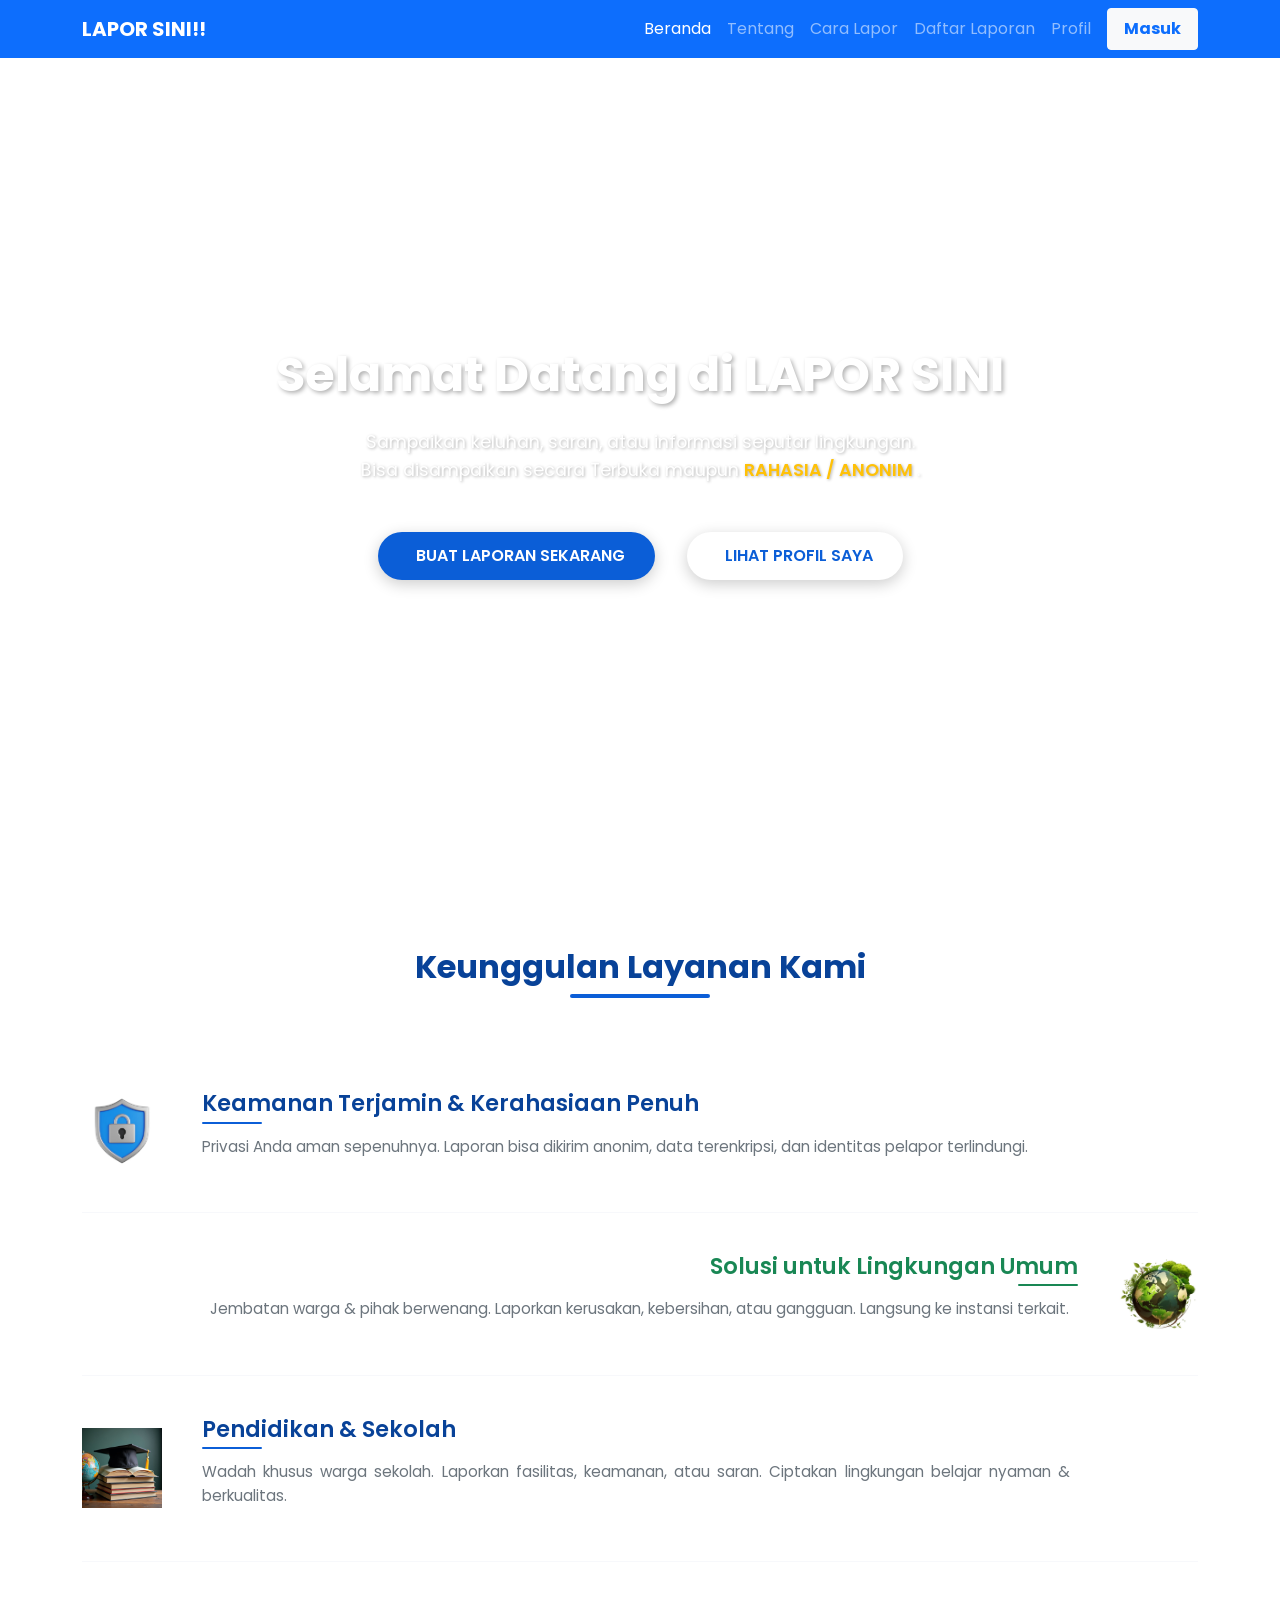
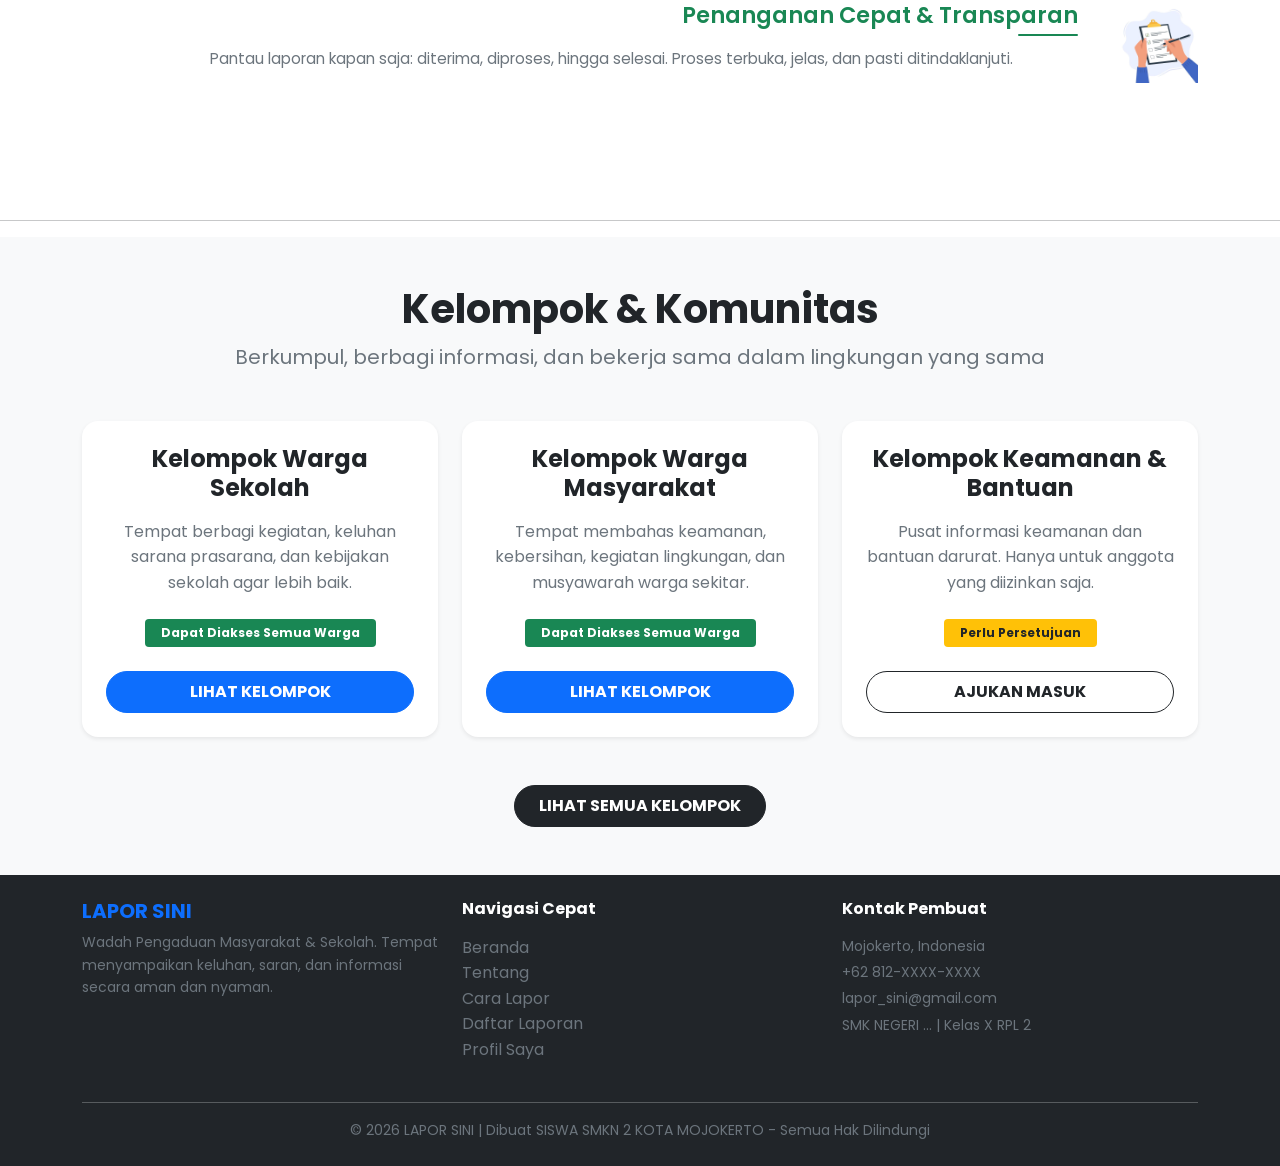
<file: index.html>
<!doctype html>
<html lang="id">
  <head>
    <meta charset="UTF-8" />
    <meta name="viewport" content="width=device-width, initial-scale=1.0" />
    <title>LAPOR SINI - Wadah Pengaduan Masyarakat & Sekolah</title>

    <!-- Berkas Bantuan -->
    <link rel="stylesheet" href="bootstrap-5.0.0-dist/css/bootstrap.min.css" />
    <link rel="stylesheet" href="css/style.css" />

    <!-- Font Tambahan Agar Lebih Lembut -->
    <link rel="preconnect" href="https://fonts.googleapis.com" />
    <link rel="preconnect" href="https://fonts.gstatic.com" crossorigin />
    <link
      href="https://fonts.googleapis.com/css2?family=Poppins:wght@400;500;600;700&display=swap"
      rel="stylesheet"
    />
  </head>

  <body>
    <!-- 🟡 BAGIAN MENU ATAS (SERAGAM UNTUK SEMUA HALAMAN) -->
    <nav class="navbar navbar-expand-lg navbar-dark bg-primary sticky-top">
      <div class="container">
        <a
          class="navbar-brand fw-bold"
          href="index.html"
          title="Beranda - LAPOR SINI"
        >
           LAPOR SINI!!
        </a>

        <button
          class="navbar-toggler"
          type="button"
          data-bs-toggle="collapse"
          data-bs-target="#navMenu"
        >
          <span class="navbar-toggler-icon"></span>
        </button>

        <div class="collapse navbar-collapse" id="navMenu">
          <ul class="navbar-nav ms-auto mb-2 mb-lg-0">
            <li class="nav-item">
              <a class="nav-link active" href="index.html"> Beranda </a>
            </li>

            <li class="nav-item">
              <a class="nav-link" href="tentang.html"> Tentang </a>
            </li>

            <li class="nav-item">
              <a class="nav-link" href="cara.html"> Cara Lapor </a>
            </li>

            <li class="nav-item">
              <a class="nav-link" href="daftar.html"> Daftar Laporan </a>
            </li>

            <li class="nav-item">
              <a class="nav-link" href="profil.html"> Profil </a>
            </li>

            <li class="nav-item mt-1 mt-lg-0 ms-lg-2">
              <a
                class="nav-link btn btn-light text-primary fw-bold px-3"
                href="login.html"
              >
                Masuk
              </a>
            </li>
          </ul>
        </div>
      </div>
    </nav>

    <!-- 🟡 BAGIAN UTAMA DENGAN VIDEO LATAR -->
    <section class="bagian-utama text-center">
      <!-- Video Latar Belakang -->
      <video class="video-latar" autoplay muted loop playsinline>
        <source src="image/banner3.mp4" type="video/mp4" />
        Maaf, peramban Anda tidak mendukung pemutaran video.
      </video>

      <!-- Lapisan Warna -->
      <div class="lapisan-warna"></div>

      <div class="container">
        <h1 class="display-5 fw-bold mb-4">Selamat Datang di LAPOR SINI</h1>

        <p class="fs-5 mb-5 mx-auto" style="max-width: 700px">
          Sampaikan keluhan, saran, atau informasi seputar lingkungan.
          <br />
          Bisa disampaikan secara Terbuka maupun
          <strong class="text-warning fw-semibold"> RAHASIA / ANONIM </strong>.
        </p>

        <div class="d-grid d-md-flex gap-3 justify-content-center mt-4">
          <a
            href="formulir.html"
            class="btn tombol-utama fs-6 fw-medium"
            title="Buat Laporan"
          >
            <i class="bi bi-pencil-square me-2"></i>
            BUAT LAPORAN SEKARANG
          </a>

          <a
            href="profil.html"
            class="btn tombol-profil fs-6 fw-medium"
            title="Lihat Profil"
          >
            <i class="bi bi-person-circle me-2"></i>
            LIHAT PROFIL SAYA
          </a>
        </div>
      </div>
    </section>

<!-- 🟡 BAGIAN KEUNGGULAN -->
    <section class="bagian-keunggulan">
      <div class="container">

        <h2 class="judul-bagian">
          Keunggulan Layanan Kami
        </h2>

        <!-- ITEM 1 - TEKS KIRI -->
        <div class="item-layanan">
          <div class="ikon-layanan">
            <img src="image/Keamanann1.jpg" alt="Keamanan" class="gambar-fitur">
          </div>
          <div class="isi-layanan">
            <h3>Keamanan Terjamin & Kerahasiaan Penuh</h3>
            <p>Privasi Anda aman sepenuhnya. Laporan bisa dikirim anonim, data terenkripsi, dan identitas pelapor terlindungi.</p>
          </div>
        </div>

        <!-- GARIS PEMISAH -->
        <hr class="pemisah-layanan">

        <!-- ITEM 2 - TEKS KANAN -->
        <div class="item-layanan terbalik">
          <div class="ikon-layanan">
            <img src="image/Lingkungan1783e3aa.jpg" alt="Lingkungan" class="gambar-fitur">
          </div>
          <div class="isi-layanan">
            <h3>Solusi untuk Lingkungan Umum</h3>
            <p>Jembatan warga & pihak berwenang. Laporkan kerusakan, kebersihan, atau gangguan. Langsung ke instansi terkait.</p>
          </div>
        </div>

        <!-- GARIS PEMISAH -->
        <hr class="pemisah-layanan">

        <!-- ITEM 3 - TEKS KIRI -->
        <div class="item-layanan">
          <div class="ikon-layanan">
            <img src="image/Pendidikan.jpg" alt="Pendidikan" class="gambar-fitur">
          </div>
          <div class="isi-layanan">
            <h3>
              Pendidikan & Sekolah</h3>
            <p>Wadah khusus warga sekolah. Laporkan fasilitas, keamanan, atau saran. Ciptakan lingkungan belajar nyaman & berkualitas.</p>
          </div>
        </div>

        <!-- GARIS PEMISAH -->
        <hr class="pemisah-layanan">

        <!-- ITEM 4 - TEKS KANAN -->
        <div class="item-layanan terbalik">
          <div class="ikon-layanan">
            <img src="image/penanganan.jpg" alt="Penanganan" class="gambar-fitur">
          </div>
          <div class="isi-layanan">
            <h3>Penanganan Cepat & Transparan</h3>
            <p>Pantau laporan kapan saja: diterima, diproses, hingga selesai. Proses terbuka, jelas, dan pasti ditindaklanjuti.</p>
          </div>
        </div>

      </div>
    </section>

    <!-- 📌 GARIS PEMBATAS -->
    <hr class="garis-pembatas" />

<!-- ✅ BAGIAN KOMUNITAS -->
    <section class="bagian-komunitas py-5 bg-light">
      <div class="container">

        <!-- JUDUL -->
        <div class="text-center mb-5">
          <h2 class="fw-bold display-6">Kelompok & Komunitas</h2>

          <p class="text-muted fs-5">
            Berkumpul, berbagi informasi, dan bekerja sama dalam lingkungan yang
            sama
          </p>
        </div>

        <!-- ISI -->
        <div class="row justify-content-center g-4">

          <!-- SEKOLAH -->
          <div class="col-md-6 col-lg-4">
            <div
              class="card border-0 shadow-sm h-100 rounded-4 p-4 text-center"
            >
              <h4 class="fw-bold mb-3">
                Kelompok Warga <br />
                Sekolah
              </h4>

              <p class="text-muted mb-4">
                Tempat berbagi kegiatan, keluhan sarana prasarana, dan kebijakan
                sekolah agar lebih baik.
              </p>

              <div class="mb-4">
                <span class="badge bg-success px-3 py-2">
                  Dapat Diakses Semua Warga
                </span>
              </div>

              <a
                href="komunitas.html#sekolah"
                class="btn btn-primary rounded-pill fw-bold py-2"
              >
                LIHAT KELOMPOK
              </a>
            </div>
          </div>

          <!-- MASYARAKAT -->
          <div class="col-md-6 col-lg-4">
            <div
              class="card border-0 shadow-sm h-100 rounded-4 p-4 text-center"
            >
              <h4 class="fw-bold mb-3">
                Kelompok Warga Masyarakat
              </h4>

              <p class="text-muted mb-4">
                Tempat membahas keamanan, kebersihan, kegiatan lingkungan, dan
                musyawarah warga sekitar.
              </p>

              <div class="mb-4">
                <span class="badge bg-success px-3 py-2">
                  Dapat Diakses Semua Warga
                </span>
              </div>

              <a
                href="komunitas.html#masyarakat"
                class="btn btn-primary rounded-pill fw-bold py-2"
              >
                LIHAT KELOMPOK
              </a>
            </div>
          </div>

          <!-- KHUSUS -->
          <div class="col-md-6 col-lg-4">
            <div
              class="card border-0 shadow-sm h-100 rounded-4 p-4 text-center"
            >
              <h4 class="fw-bold mb-3">
                Kelompok Keamanan & Bantuan
              </h4>

              <p class="text-muted mb-4">
                Pusat informasi keamanan dan bantuan darurat. Hanya untuk
                anggota yang diizinkan saja.
              </p>

              <div class="mb-4">
                <span class="badge bg-warning text-dark px-3 py-2">
                  Perlu Persetujuan
                </span>
              </div>

              <a
                href="komunitas.html#khusus"
                class="btn btn-outline-dark rounded-pill fw-bold py-2"
              >
                AJUKAN MASUK
              </a>
            </div>
          </div>

        </div>

        <!-- TOMBOL -->
        <div class="text-center mt-5">
          <a
            href="komunitas.html"
            class="btn btn-dark rounded-pill px-4 py-2 fw-bold"
          >
            LIHAT SEMUA KELOMPOK
          </a>
        </div>

      </div>
    </section>

    <!-- 🟡 FOOTER -->
    <footer class="bg-dark text-light py-4">
      <div class="container">

        <div class="row text-center text-md-start">

          <!-- KIRI -->
          <div class="col-md-4 mb-3 mb-md-0">
            <h5 class="fw-bold text-primary">LAPOR SINI</h5>

            <p class="text-muted small">
              Wadah Pengaduan Masyarakat & Sekolah. Tempat menyampaikan keluhan,
              saran, dan informasi secara aman dan nyaman.
            </p>
          </div>

          <!-- TENGAH -->
          <div class="col-md-4 mb-3 mb-md-0">
            <h6 class="fw-bold mb-3">Navigasi Cepat</h6>

            <ul class="list-unstyled">
              <li>
                <a href="index.html" class="text-muted text-decoration-none">
                  Beranda
                </a>
              </li>

              <li>
                <a href="tentang.html" class="text-muted text-decoration-none">
                  Tentang
                </a>
              </li>

              <li>
                <a href="cara.html" class="text-muted text-decoration-none">
                  Cara Lapor
                </a>
              </li>

              <li>
                <a href="daftar.html" class="text-muted text-decoration-none">
                  Daftar Laporan
                </a>
              </li>

              <li>
                <a href="profil.html" class="text-muted text-decoration-none">
                  Profil Saya
                </a>
              </li>
            </ul>
          </div>

          <!-- KANAN -->
          <div class="col-md-4">
            <h6 class="fw-bold mb-3">Kontak Pembuat</h6>

            <ul class="list-unstyled text-muted small">
              <li class="mb-1">Mojokerto, Indonesia</li>

              <li class="mb-1">+62 812-XXXX-XXXX</li>

              <li class="mb-1">lapor_sini@gmail.com</li>

              <li>SMK NEGERI ... | Kelas X RPL 2</li>
            </ul>
          </div>

        </div>

        <hr class="border-secondary mt-4 mb-3" />

        <p class="text-center text-muted small mb-0">
          &copy; 2026 LAPOR SINI | Dibuat SISWA SMKN 2 KOTA MOJOKERTO - Semua
          Hak Dilindungi
        </p>

      </div>
    </footer>

    </footer>

    <script src="bootstrap-5.0.0-dist/js/bootstrap.bundle.min.js"></script>
    <script src="js/script.js"></script>
  </body>
</html>
</file>
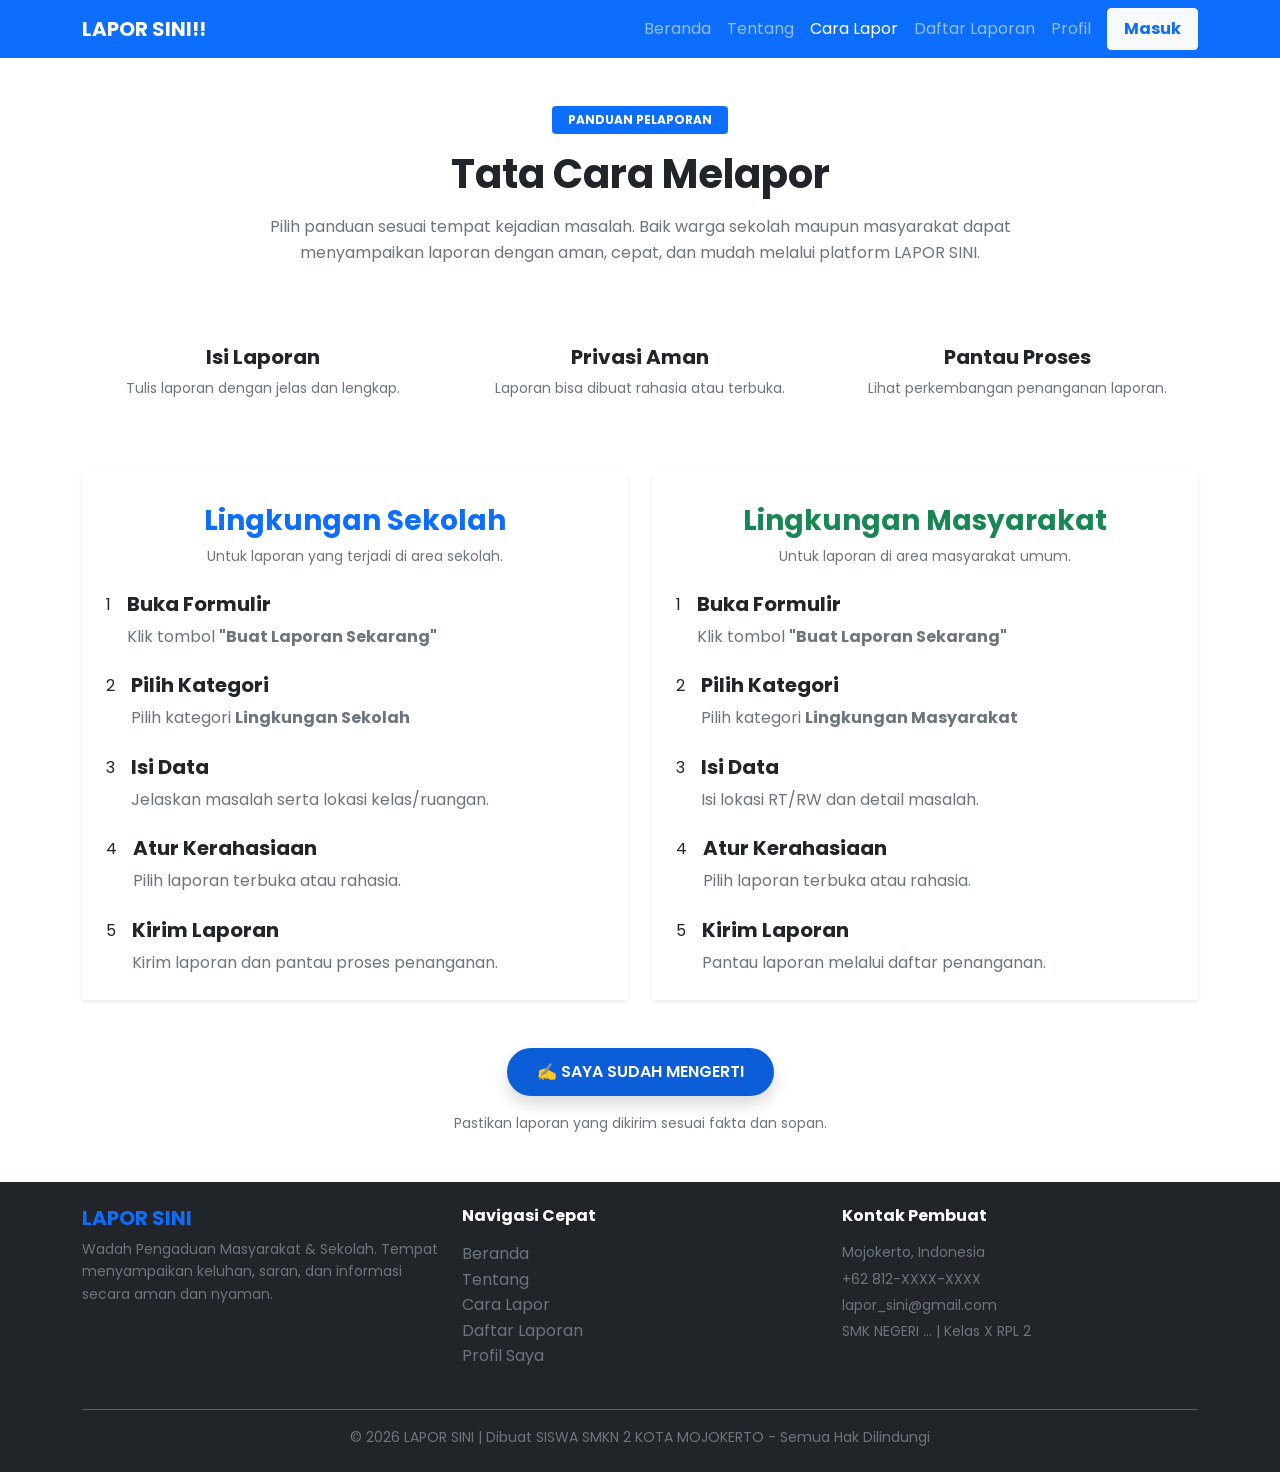
<file: cara.html>
<!doctype html>
<html lang="id">
<head>
    <meta charset="UTF-8" />
    <meta name="viewport" content="width=device-width, initial-scale=1.0" />
    <title>Tentang Kami - LAPOR SINI</title>

    <!-- CSS UTAMA DULU, BARU LAINNYA -->
    <link rel="stylesheet" href="bootstrap-5.0.0-dist/css/bootstrap.min.css" />
    <link rel="stylesheet" href="css/style.css" />

    <!-- index.html -->
    <link rel="stylesheet" href="https://cdn.jsdelivr.net/npm/bootstrap-icons@1.11.3/font/bootstrap-icons.min.css" />

    <!-- BIAR TULISANNYA SAMA PERSIS -->
    <link rel="preconnect" href="https://fonts.googleapis.com" />
    <link rel="preconnect" href="https://fonts.gstatic.com" crossorigin />
    <link href="https://fonts.googleapis.com/css2?family=Poppins:wght@400;500;600;700&display=swap" rel="stylesheet" />
</head>
  <body>
    <!-- 🟡 NAVBAR (TIDAK DIUBAH) -->
    <nav class="navbar navbar-expand-lg navbar-dark bg-primary sticky-top">
      <div class="container">
        <a
          class="navbar-brand fw-bold"
          href="index.html"
          title="Beranda - LAPOR SINI"
        >
           LAPOR SINI!!
        </a>

        <button
          class="navbar-toggler"
          type="button"
          data-bs-toggle="collapse"
          data-bs-target="#navMenu"
        >
          <span class="navbar-toggler-icon"></span>
        </button>

        <div class="collapse navbar-collapse" id="navMenu">
          <ul class="navbar-nav ms-auto mb-2 mb-lg-0">
            <li class="nav-item">
              <a class="nav-link" href="index.html">Beranda</a>
            </li>

            <li class="nav-item">
              <a class="nav-link" href="tentang.html">Tentang</a>
            </li>

            <li class="nav-item">
              <a class="nav-link active" href="cara.html">Cara Lapor</a>
            </li>

            <li class="nav-item">
              <a class="nav-link" href="daftar.html">Daftar Laporan</a>
            </li>

            <li class="nav-item">
              <a class="nav-link" href="profil.html">Profil</a>
            </li>

            <li class="nav-item mt-1 mt-lg-0 ms-lg-2">
              <a
                class="nav-link btn btn-light text-primary fw-bold px-3"
                href="login.html"
              >
                Masuk
              </a>
            </li>
          </ul>
        </div>
      </div>
    </nav>

    <!-- 🟡 ISI HALAMAN -->
    <section class="py-5">
      <div class="container">
        <!-- HEADER -->
        <div class="text-center mb-5">
          <span class="badge bg-primary px-3 py-2 mb-3">
            PANDUAN PELAPORAN
          </span>

          <h1 class="fw-bold mb-3">Tata Cara Melapor</h1>

          <p class="text-muted mx-auto" style="max-width: 750px">
            Pilih panduan sesuai tempat kejadian masalah. Baik warga sekolah
            maupun masyarakat dapat menyampaikan laporan dengan aman, cepat, dan
            mudah melalui platform LAPOR SINI.
          </p>
        </div>

        <!-- INFO SINGKAT -->
        <div class="row text-center mb-5 g-3">
          <div class="col-md-4">
            <div class="tentang-kotak h-100 p-4">
              <div class="fs-1 mb-2"></div>
              <h5 class="fw-bold">Isi Laporan</h5>
              <p class="text-muted small mb-0">
                Tulis laporan dengan jelas dan lengkap.
              </p>
            </div>
          </div>

          <div class="col-md-4">
            <div class="tentang-kotak h-100 p-4">
              <div class="fs-1 mb-2"></div>
              <h5 class="fw-bold">Privasi Aman</h5>
              <p class="text-muted small mb-0">
                Laporan bisa dibuat rahasia atau terbuka.
              </p>
            </div>
          </div>

          <div class="col-md-4">
            <div class="tentang-kotak h-100 p-4">
              <div class="fs-1 mb-2"></div>
              <h5 class="fw-bold">Pantau Proses</h5>
              <p class="text-muted small mb-0">
                Lihat perkembangan penanganan laporan.
              </p>
            </div>
          </div>
        </div>

        <!-- LANGKAH -->
        <div class="row g-4">
          <!-- SEKOLAH -->
          <div class="col-lg-6">
            <div class="tentang-kotak h-100 p-4 shadow-sm">
              <div class="text-center mb-4">
                <div class="fs-1 mb-2"></div>

                <h3 class="text-primary fw-bold">Lingkungan Sekolah</h3>

                <p class="text-muted small mb-0">
                  Untuk laporan yang terjadi di area sekolah.
                </p>
              </div>

              <!-- STEP -->
              <div class="step-item d-flex mb-4">
                <div class="nomor-langkah me-3">1</div>

                <div>
                  <h5 class="fw-bold">Buka Formulir</h5>

                  <p class="text-muted mb-0">
                    Klik tombol
                    <b>"Buat Laporan Sekarang"</b>
                  </p>
                </div>
              </div>

              <div class="step-item d-flex mb-4">
                <div class="nomor-langkah me-3">2</div>

                <div>
                  <h5 class="fw-bold">Pilih Kategori</h5>

                  <p class="text-muted mb-0">
                    Pilih kategori
                    <b>Lingkungan Sekolah</b>
                  </p>
                </div>
              </div>

              <div class="step-item d-flex mb-4">
                <div class="nomor-langkah me-3">3</div>

                <div>
                  <h5 class="fw-bold">Isi Data</h5>

                  <p class="text-muted mb-0">
                    Jelaskan masalah serta lokasi kelas/ruangan.
                  </p>
                </div>
              </div>

              <div class="step-item d-flex mb-4">
                <div class="nomor-langkah me-3">4</div>

                <div>
                  <h5 class="fw-bold">Atur Kerahasiaan</h5>

                  <p class="text-muted mb-0">
                    Pilih laporan terbuka atau rahasia.
                  </p>
                </div>
              </div>

              <div class="step-item d-flex">
                <div class="nomor-langkah me-3">5</div>

                <div>
                  <h5 class="fw-bold">Kirim Laporan</h5>

                  <p class="text-muted mb-0">
                    Kirim laporan dan pantau proses penanganan.
                  </p>
                </div>
              </div>
            </div>
          </div>

          <!-- MASYARAKAT -->
          <div class="col-lg-6">
            <div class="tentang-kotak h-100 p-4 shadow-sm">
              <div class="text-center mb-4">
                <div class="fs-1 mb-2"></div>

                <h3 class="text-success fw-bold">Lingkungan Masyarakat</h3>

                <p class="text-muted small mb-0">
                  Untuk laporan di area masyarakat umum.
                </p>
              </div>

              <!-- STEP -->
              <div class="step-item d-flex mb-4">
                <div class="nomor-langkah me-3">1</div>

                <div>
                  <h5 class="fw-bold">Buka Formulir</h5>

                  <p class="text-muted mb-0">
                    Klik tombol
                    <b>"Buat Laporan Sekarang"</b>
                  </p>
                </div>
              </div>

              <div class="step-item d-flex mb-4">
                <div class="nomor-langkah me-3">2</div>

                <div>
                  <h5 class="fw-bold">Pilih Kategori</h5>

                  <p class="text-muted mb-0">
                    Pilih kategori
                    <b>Lingkungan Masyarakat</b>
                  </p>
                </div>
              </div>

              <div class="step-item d-flex mb-4">
                <div class="nomor-langkah me-3">3</div>

                <div>
                  <h5 class="fw-bold">Isi Data</h5>

                  <p class="text-muted mb-0">
                    Isi lokasi RT/RW dan detail masalah.
                  </p>
                </div>
              </div>

              <div class="step-item d-flex mb-4">
                <div class="nomor-langkah me-3">4</div>

                <div>
                  <h5 class="fw-bold">Atur Kerahasiaan</h5>

                  <p class="text-muted mb-0">
                    Pilih laporan terbuka atau rahasia.
                  </p>
                </div>
              </div>

              <div class="step-item d-flex">
                <div class="nomor-langkah me-3">5</div>

                <div>
                  <h5 class="fw-bold">Kirim Laporan</h5>

                  <p class="text-muted mb-0">
                    Pantau laporan melalui daftar penanganan.
                  </p>
                </div>
              </div>
            </div>
          </div>
        </div>

        <!-- TOMBOL -->
        <div class="text-center mt-5">
          <a
            href="formulir.html"
            class="btn btn-primary tombol-utama px-5 py-3 fw-bold shadow"
          >
            ✍️ SAYA SUDAH MENGERTI
          </a>

          <p class="text-muted small mt-3 mb-0">
            Pastikan laporan yang dikirim sesuai fakta dan sopan.
          </p>
        </div>
      </div>

    </section>

    <!-- 🟡 FOOTER -->
    <footer class="bg-dark text-light py-4">
      <div class="container">

        <div class="row text-center text-md-start">

          <!-- KIRI -->
          <div class="col-md-4 mb-3 mb-md-0">
            <h5 class="fw-bold text-primary">LAPOR SINI</h5>

            <p class="text-muted small">
              Wadah Pengaduan Masyarakat & Sekolah. Tempat menyampaikan keluhan,
              saran, dan informasi secara aman dan nyaman.
            </p>
          </div>

          <!-- TENGAH -->
          <div class="col-md-4 mb-3 mb-md-0">
            <h6 class="fw-bold mb-3">Navigasi Cepat</h6>

            <ul class="list-unstyled">
              <li>
                <a href="index.html" class="text-muted text-decoration-none">
                  Beranda
                </a>
              </li>

              <li>
                <a href="tentang.html" class="text-muted text-decoration-none">
                  Tentang
                </a>
              </li>

              <li>
                <a href="cara.html" class="text-muted text-decoration-none">
                  Cara Lapor
                </a>
              </li>

              <li>
                <a href="daftar.html" class="text-muted text-decoration-none">
                  Daftar Laporan
                </a>
              </li>

              <li>
                <a href="profil.html" class="text-muted text-decoration-none">
                  Profil Saya
                </a>
              </li>
            </ul>
          </div>

          <!-- KANAN -->
          <div class="col-md-4">
            <h6 class="fw-bold mb-3">Kontak Pembuat</h6>

            <ul class="list-unstyled text-muted small">
              <li class="mb-1">Mojokerto, Indonesia</li>

              <li class="mb-1">+62 812-XXXX-XXXX</li>

              <li class="mb-1">lapor_sini@gmail.com</li>

              <li>SMK NEGERI ... | Kelas X RPL 2</li>
            </ul>
          </div>

        </div>

        <hr class="border-secondary mt-4 mb-3" />

        <p class="text-center text-muted small mb-0">
          &copy; 2026 LAPOR SINI | Dibuat SISWA SMKN 2 KOTA MOJOKERTO - Semua
          Hak Dilindungi
        </p>

      </div>
    </footer>

    </footer>


    <!-- JS -->
    <script src="bootstrap-5.0.0-dist/js/bootstrap.bundle.min.js"></script>

    <script>
      // EFFECT MUNCUL SAAT DISCROLL
      const stepItems = document.querySelectorAll(".step-item");

      function tampilkanStep() {
        stepItems.forEach((item, index) => {
          const posisi = item.getBoundingClientRect().top;

          if (posisi < window.innerHeight - 80) {
            item.style.opacity = "1";
            item.style.transform = "translateY(0px)";
            item.style.transition = `0.5s ease ${index * 0.1}s`;
          }
        });
      }

      // STYLE AWAL
      stepItems.forEach((item) => {
        item.style.opacity = "0";
        item.style.transform = "translateY(30px)";
      });

      window.addEventListener("scroll", tampilkanStep);
      tampilkanStep();

      // BUTTON EFFECT
      const tombol = document.querySelector(".tombol-utama");

      tombol.addEventListener("mouseenter", () => {
        tombol.style.transform = "scale(1.05)";
        tombol.style.transition = "0.3s";
      });

      tombol.addEventListener("mouseleave", () => {
        tombol.style.transform = "scale(1)";
      });
    </script>
  </body>
</html>
</file>
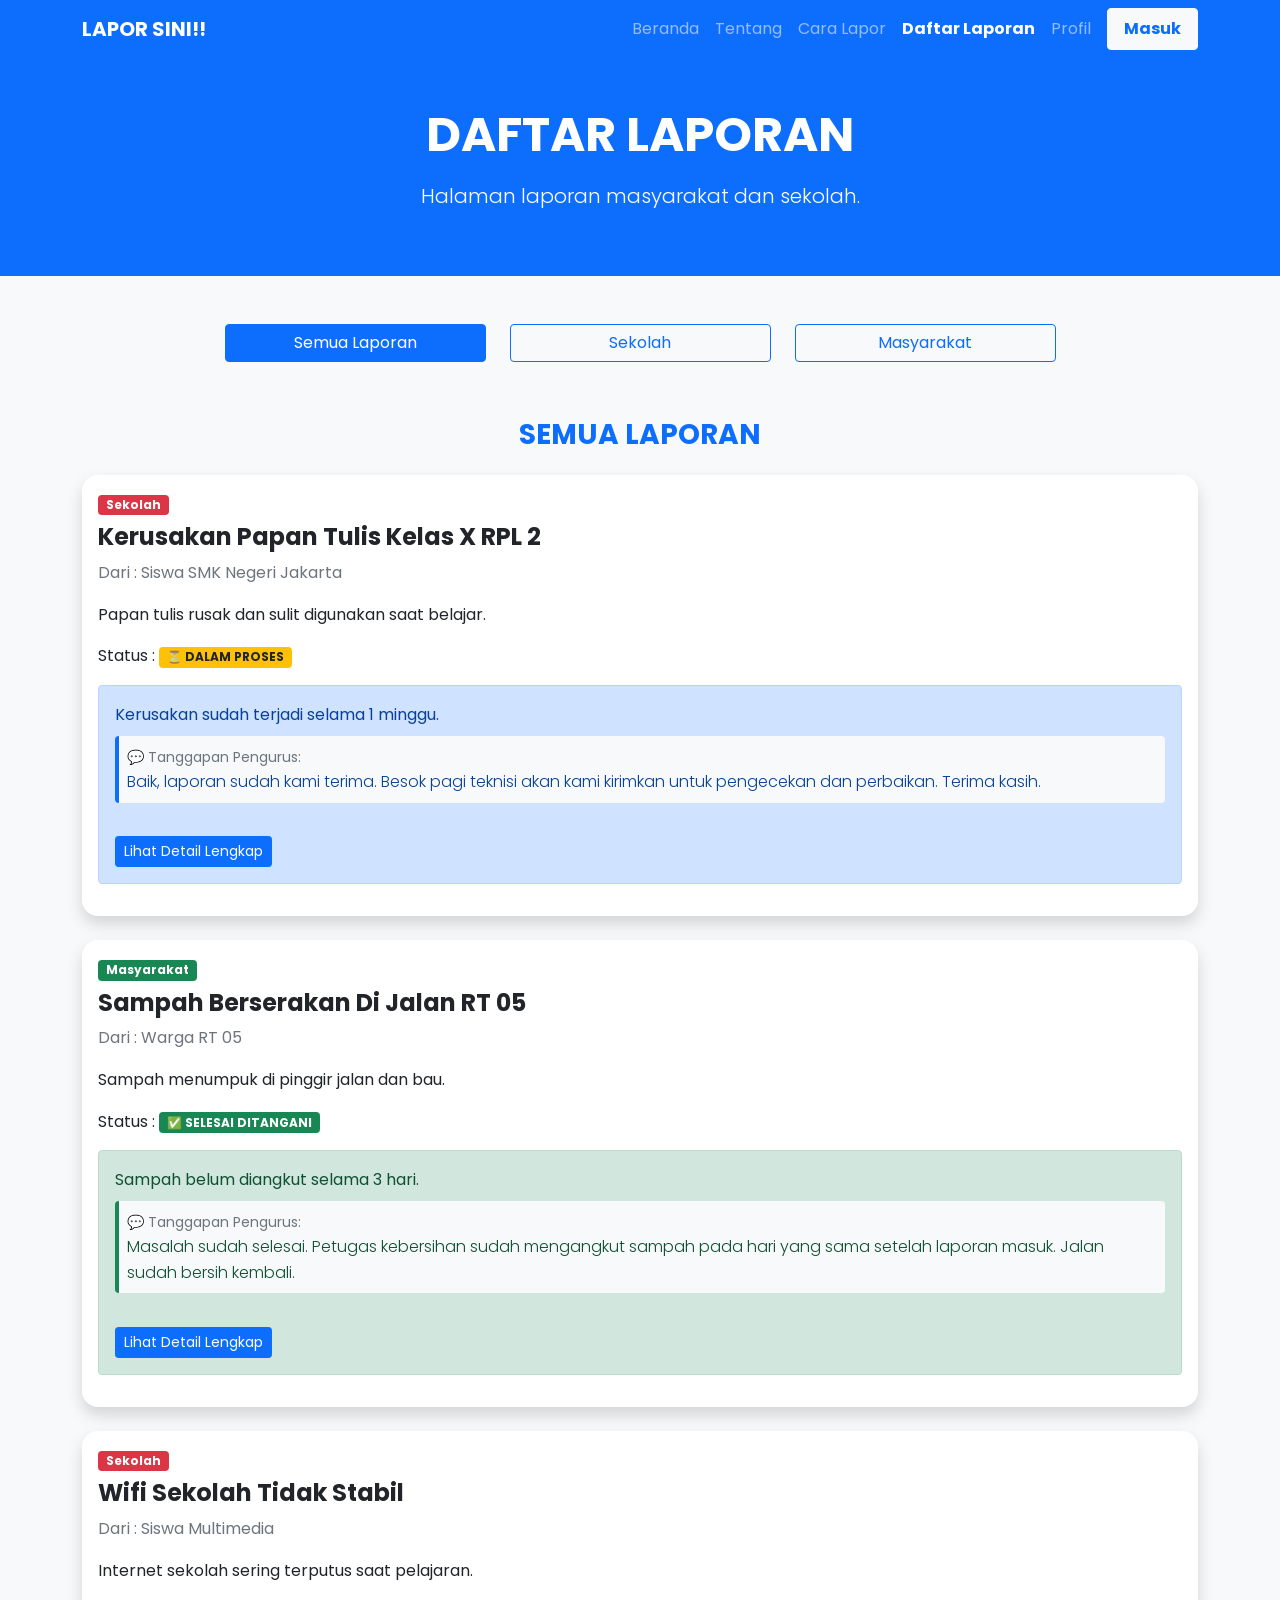
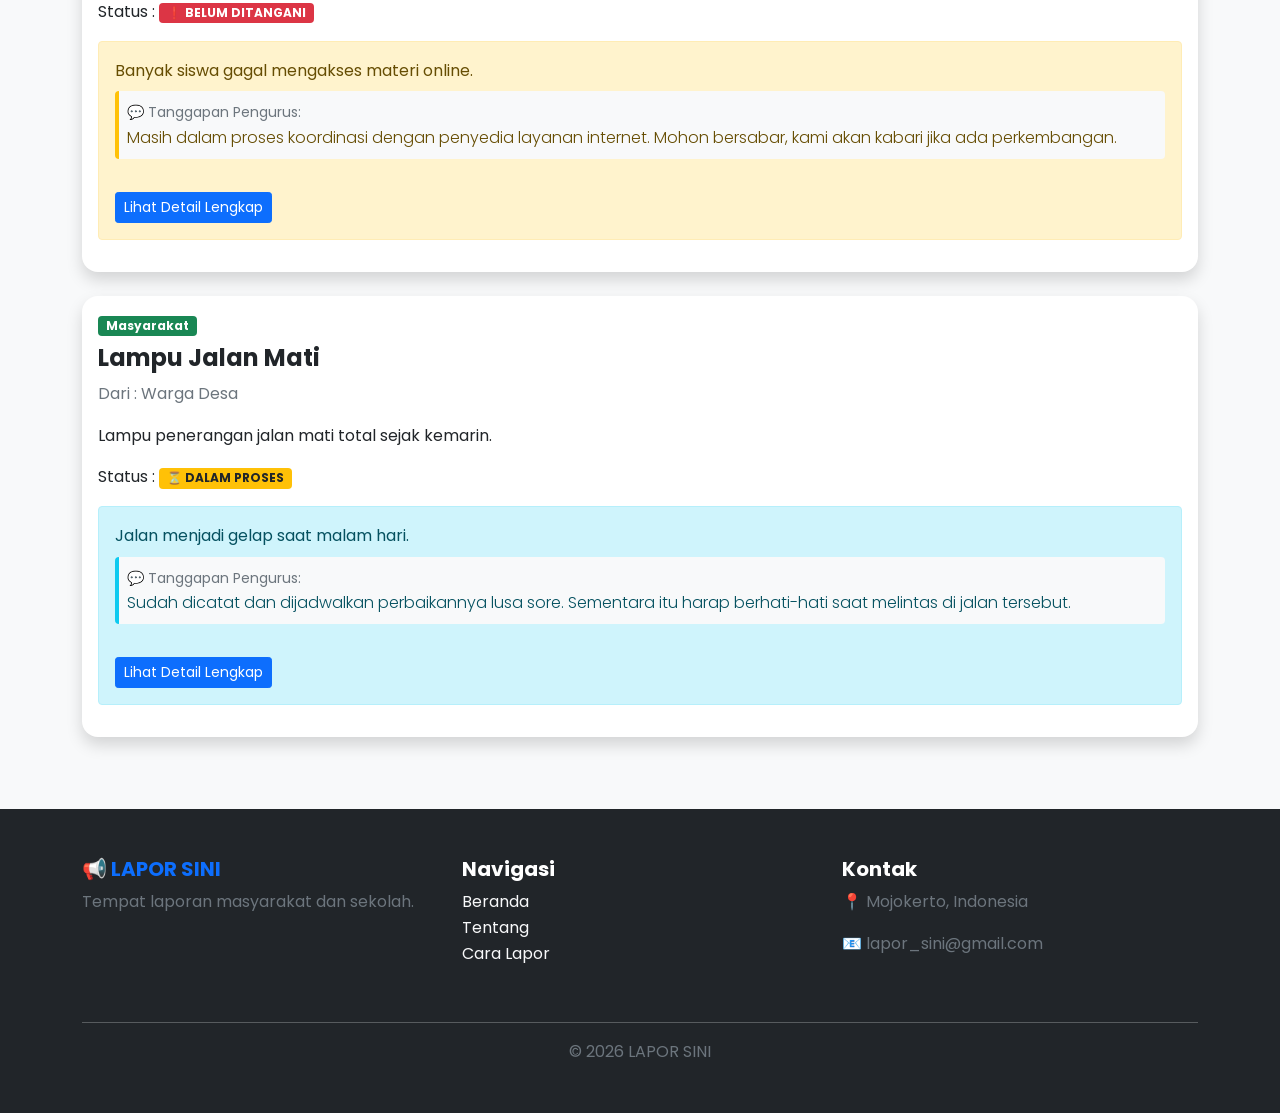
<file: daftar.html>
<!doctype html>
<html lang="id">
<head>
    <meta charset="UTF-8" />
    <meta name="viewport" content="width=device-width, initial-scale=1.0" />
    <title>Daftar Laporan - LAPOR SINI</title>

    <!-- ✅ URUTAN DAN ISI PERSIS SEPERTI index.html -->
    <link rel="stylesheet" href="bootstrap-5.0.0-dist/css/bootstrap.min.css" />
    <link rel="stylesheet" href="css/style.css" />
    <link rel="stylesheet" href="https://cdn.jsdelivr.net/npm/bootstrap-icons@1.11.3/font/bootstrap-icons.min.css" />
    
    <link rel="preconnect" href="https://fonts.googleapis.com" />
    <link rel="preconnect" href="https://fonts.gstatic.com" crossorigin />
    <link href="https://fonts.googleapis.com/css2?family=Poppins:wght@400;500;600;700&display=swap" rel="stylesheet" />
</head>

<body class="bg-light">
    <!-- ================= NAVBAR ================= -->
    <nav class="navbar navbar-expand-lg navbar-dark bg-primary sticky-top">
      <div class="container">
        <!-- ✅ TULISAN DAN TANDA SERU SAMA PERSIS -->
        <a
          class="navbar-brand fw-bold"
          href="index.html"
          title="Beranda - LAPOR SINI"
        >
           LAPOR SINI!!
        </a>

        <button
          class="navbar-toggler"
          type="button"
          data-bs-toggle="collapse"
          data-bs-target="#navMenu"
        >
          <span class="navbar-toggler-icon"></span>
        </button>

        <div class="collapse navbar-collapse" id="navMenu">
          <ul class="navbar-nav ms-auto mb-2 mb-lg-0">
            <li class="nav-item">
              <a class="nav-link" href="index.html"> Beranda </a>
            </li>

            <li class="nav-item">
              <a class="nav-link" href="tentang.html"> Tentang </a>
            </li>

            <li class="nav-item">
              <a class="nav-link" href="cara.html"> Cara Lapor </a>
            </li>

            <li class="nav-item">
              <a class="nav-link active fw-bold" href="daftar.html">
                Daftar Laporan
              </a>
            </li>

            <li class="nav-item">
              <a class="nav-link" href="profil.html"> Profil </a>
            </li>

            <!-- ✅ TOMBOL MASUK DAN KELASNYA SAMA PERSIS -->
            <li class="nav-item mt-1 mt-lg-0 ms-lg-2">
              <a
                class="nav-link btn btn-light text-primary fw-bold px-3"
                href="login.html"
              >
                Masuk
              </a>
            </li>
          </ul>
        </div>
      </div>
    </nav>

    <!-- ================= HERO ================= -->
    <section class="bg-primary text-white py-5">
      <div class="container text-center">
        <h1 class="fw-bold display-5 mb-3">DAFTAR LAPORAN</h1>
        <p class="lead">Halaman laporan masyarakat dan sekolah.</p>
      </div>
    </section>

    <!-- ================= ISI ================= -->
    <section class="py-5">
      <div class="container">
        <!-- FILTER -->
        <div class="row justify-content-center mb-5">
          <div class="col-md-3 mb-2">
            <button
              class="btn btn-primary w-100 filter-btn"
              data-target="semuaLapor"
            >
               Semua Laporan
            </button>
          </div>

          <div class="col-md-3 mb-2">
            <button
              class="btn btn-outline-primary w-100 filter-btn"
              data-target="laporSekolah"
            >
              Sekolah
            </button>
          </div>

          <div class="col-md-3 mb-2">
            <button
              class="btn btn-outline-primary w-100 filter-btn"
              data-target="laporMasyarakat"
            >
               Masyarakat
            </button>
          </div>
        </div>

        <!-- ================= SEMUA LAPORAN ================= -->
        <div id="semuaLapor" class="bagian-lapor">
          <h3 class="text-center text-primary fw-bold mb-4">SEMUA LAPORAN</h3>

          <!-- LAPORAN 1 -->
          <div class="card shadow mb-4 border-0">
            <div class="card-body">
              <span class="badge bg-danger mb-2"> Sekolah </span>
              <h4 class="fw-bold">Kerusakan Papan Tulis Kelas X RPL 2</h4>
              <p class="text-muted">Dari : Siswa SMK Negeri Jakarta</p>
              <p>Papan tulis rusak dan sulit digunakan saat belajar.</p>

              <!-- ✅ TAMBAHAN STATUS LAPORAN -->
              <p>
                Status :
                <span class="badge bg-warning text-dark fw-bold"> ⏳ DALAM PROSES </span>
              </p>
            
              <div class="detail-box mt-3">
                <div class="alert alert-primary">
                  Kerusakan sudah terjadi selama 1 minggu.
                  
                  <!-- ✅ KOMENTAR / TANGGAPAN PENGURUS -->
                  <div class="p-2 bg-light rounded mt-2 border-start border-primary border-4">
                    <small class="text-muted">💬 Tanggapan Pengurus:</small>
                    <p class="mb-0 fw-light">Baik, laporan sudah kami terima. Besok pagi teknisi akan kami kirimkan untuk pengecekan dan perbaikan. Terima kasih.</p>
                  </div>

                  <br>
                  <a href="detail.html?id=1" class="btn btn-sm btn-primary mt-2">Lihat Detail Lengkap</a>
                </div>
              </div>
            </div>
          </div>

          <!-- LAPORAN 2 -->
          <div class="card shadow mb-4 border-0">
            <div class="card-body">
              <span class="badge bg-success mb-2"> Masyarakat </span>
              <h4 class="fw-bold">Sampah Berserakan Di Jalan RT 05</h4>
              <p class="text-muted">Dari : Warga RT 05</p>
              <p>Sampah menumpuk di pinggir jalan dan bau.</p>

              <!-- ✅ TAMBAHAN STATUS LAPORAN -->
              <p>
                Status :
                <span class="badge bg-success fw-bold"> ✅ SELESAI DITANGANI </span>
              </p>

              <div class="detail-box mt-3">
                <div class="alert alert-success">
                  Sampah belum diangkut selama 3 hari.
                  
                  <!-- ✅ KOMENTAR / TANGGAPAN PENGURUS -->
                  <div class="p-2 bg-light rounded mt-2 border-start border-success border-4">
                    <small class="text-muted">💬 Tanggapan Pengurus:</small>
                    <p class="mb-0 fw-light">Masalah sudah selesai. Petugas kebersihan sudah mengangkut sampah pada hari yang sama setelah laporan masuk. Jalan sudah bersih kembali.</p>
                  </div>

                  <br>
                  <a href="detail.html?id=2" class="btn btn-sm btn-primary mt-2">Lihat Detail Lengkap</a>
                </div>
              </div>
            </div>
          </div>

          <!-- LAPORAN 3 -->
          <div class="card shadow mb-4 border-0">
            <div class="card-body">
              <span class="badge bg-danger mb-2"> Sekolah </span>
              <h4 class="fw-bold">Wifi Sekolah Tidak Stabil</h4>
              <p class="text-muted">Dari : Siswa Multimedia</p>
              <p>Internet sekolah sering terputus saat pelajaran.</p>

              <!-- ✅ TAMBAHAN STATUS LAPORAN -->
              <p>
                Status :
                <span class="badge bg-danger fw-bold"> ❗ BELUM DITANGANI </span>
              </p>

              <div class="detail-box mt-3">
                <div class="alert alert-warning">
                  Banyak siswa gagal mengakses materi online.
                  
                  <!-- ✅ KOMENTAR / TANGGAPAN PENGURUS -->
                  <div class="p-2 bg-light rounded mt-2 border-start border-warning border-4">
                    <small class="text-muted">💬 Tanggapan Pengurus:</small>
                    <p class="mb-0 fw-light">Masih dalam proses koordinasi dengan penyedia layanan internet. Mohon bersabar, kami akan kabari jika ada perkembangan.</p>
                  </div>

                  <br>
                  <a href="detail.html?id=3" class="btn btn-sm btn-primary mt-2">Lihat Detail Lengkap</a>
                </div>
              </div>
            </div>
          </div>

          <!-- LAPORAN 4 -->
          <div class="card shadow mb-4 border-0">
            <div class="card-body">
              <span class="badge bg-success mb-2"> Masyarakat </span>
              <h4 class="fw-bold">Lampu Jalan Mati</h4>
              <p class="text-muted">Dari : Warga Desa</p>
              <p>Lampu penerangan jalan mati total sejak kemarin.</p>

              <!-- ✅ TAMBAHAN STATUS LAPORAN -->
              <p>
                Status :
                <span class="badge bg-warning text-dark fw-bold"> ⏳ DALAM PROSES </span>
              </p>

              <div class="detail-box mt-3">
                <div class="alert alert-info">
                  Jalan menjadi gelap saat malam hari.
                  
                  <!-- ✅ KOMENTAR / TANGGAPAN PENGURUS -->
                  <div class="p-2 bg-light rounded mt-2 border-start border-info border-4">
                    <small class="text-muted">💬 Tanggapan Pengurus:</small>
                    <p class="mb-0 fw-light">Sudah dicatat dan dijadwalkan perbaikannya lusa sore. Sementara itu harap berhati-hati saat melintas di jalan tersebut.</p>
                  </div>

                  <br>
                  <a href="detail.html?id=4" class="btn btn-sm btn-primary mt-2">Lihat Detail Lengkap</a>
                </div>
              </div>
            </div>
          </div>
        </div>

        <!-- ================= LAPORAN SEKOLAH ================= -->
        <div id="laporSekolah" class="bagian-lapor d-none">
          <h3 class="text-center text-primary fw-bold mb-4">LAPORAN SEKOLAH</h3>

          <!-- SEKOLAH 1 -->
          <div class="card shadow mb-4 border-0">
            <div class="card-body">
              <h4 class="fw-bold">Kerusakan Papan Tulis Kelas X RPL 2</h4>
              <p class="text-muted">Dari : Siswa SMK Negeri Jakarta</p>
              <p>Papan tulis rusak dan sulit digunakan saat belajar.</p>

              <!-- ✅ TAMBAHAN STATUS LAPORAN -->
              <p>
                Status :
                <span class="badge bg-success fw-bold"> ✅ SELESAI DITANGANI </span>
              </p>

              <div class="detail-box mt-3">
                <div class="alert alert-primary">
                  Kerusakan sudah terjadi selama 1 minggu.
                  
                  <!-- ✅ KOMENTAR / TANGGAPAN PENGURUS -->
                  <div class="p-2 bg-light rounded mt-2 border-start border-primary border-4">
                    <small class="text-muted">💬 Tanggapan Pengurus:</small>
                    <p class="mb-0 fw-light">Perbaikan telah selesai dilakukan hari ini. Papan tulis sudah bisa digunakan kembali. Terima kasih atas partisipasinya.</p>
                  </div>

                  <br>
                  <a href="detail.html?id=1" class="btn btn-sm btn-primary mt-2">Lihat Detail Lengkap</a>
                </div>
              </div>
            </div>
          </div>

          <!-- SEKOLAH 2 -->
          <div class="card shadow mb-4 border-0">
            <div class="card-body">
              <h4 class="fw-bold">Wifi Sekolah Tidak Stabil</h4>
              <p class="text-muted">Dari : Siswa Multimedia</p>
              <p>Internet sekolah sering terputus saat pelajaran.</p>

              <!-- ✅ TAMBAHAN STATUS LAPORAN -->
              <p>
                Status :
                <span class="badge bg-danger fw-bold"> ❗ BELUM DITANGANI </span>
              </p>

              <div class="detail-box mt-3">
                <div class="alert alert-warning">
                  Banyak siswa gagal mengakses materi online.
                  
                  <!-- ✅ KOMENTAR / TANGGAPAN PENGURUS -->
                  <div class="p-2 bg-light rounded mt-2 border-start border-warning border-4">
                    <small class="text-muted">💬 Tanggapan Pengurus:</small>
                    <p class="mb-0 fw-light">Kami sedang menunggu ketersediaan teknisi dari pusat. Akan kami kabari segera jika ada jadwal kunjungan.</p>
                  </div>

                  <br>
                  <a href="detail.html?id=3" class="btn btn-sm btn-primary mt-2">Lihat Detail Lengkap</a>
                </div>
              </div>
            </div>
          </div>

          <!-- SEKOLAH 3 -->
          <div class="card shadow mb-4 border-0">
            <div class="card-body">
              <h4 class="fw-bold">AC Laboratorium Rusak</h4>
              <p class="text-muted">Dari : Guru Laboratorium</p>
              <p>Pendingin ruangan di laboratorium tidak menyala.</p>

              <!-- ✅ TAMBAHAN STATUS LAPORAN -->
              <p>
                Status :
                <span class="badge bg-warning text-dark fw-bold"> ⏳ DALAM PROSES </span>
              </p>

              <div class="detail-box mt-3">
                <div class="alert alert-danger">
                  Ruangan menjadi panas saat praktik.
                  
                  <!-- ✅ KOMENTAR / TANGGAPAN PENGURUS -->
                  <div class="p-2 bg-light rounded mt-2 border-start border-danger border-4">
                    <small class="text-muted">💬 Tanggapan Pengurus:</small>
                    <p class="mb-0 fw-light">Suku cadang sedang dipesan. Estimasi 3 hari lagi sampai, dan kami akan langsung pasang agar kegiatan belajar mengajar tidak terganggu.</p>
                  </div>

                  <br>
                  <a href="detail.html?id=5" class="btn btn-sm btn-primary mt-2">Lihat Detail Lengkap</a>
                </div>
              </div>
            </div>
          </div>
        </div>

        <!-- ================= LAPORAN MASYARAKAT ================= -->
        <div id="laporMasyarakat" class="bagian-lapor d-none">
          <h3 class="text-center text-primary fw-bold mb-4">
            LAPORAN MASYARAKAT
          </h3>

          <!-- MASYARAKAT 1 -->
          <div class="card shadow mb-4 border-0">
            <div class="card-body">
              <h4 class="fw-bold">Sampah Berserakan Di Jalan RT 05</h4>
              <p class="text-muted">Dari : Warga RT 05</p>
              <p>Sampah menumpuk di pinggir jalan dan bau.</p>

              <!-- ✅ TAMBAHAN STATUS LAPORAN -->
              <p>
                Status :
                <span class="badge bg-success fw-bold"> ✅ SELESAI DITANGANI </span>
              </p>

              <div class="detail-box mt-3">
                <div class="alert alert-success">
                  Sampah belum diangkut selama 3 hari.
                  
                  <!-- ✅ KOMENTAR / TANGGAPAN PENGURUS -->
                  <div class="p-2 bg-light rounded mt-2 border-start border-success border-4">
                    <small class="text-muted">💬 Tanggapan Pengurus:</small>
                    <p class="mb-0 fw-light">Terima kasih laporannya. Sampah sudah terangkut dan lingkungan kembali bersih. Semoga warga semakin peduli kebersihan.</p>
                  </div>

                  <br>
                  <a href="detail.html?id=2" class="btn btn-sm btn-primary mt-2">Lihat Detail Lengkap</a>
                </div>
              </div>
            </div>
          </div>

          <!-- MASYARAKAT 2 -->
          <div class="card shadow mb-4 border-0">
            <div class="card-body">
              <h4 class="fw-bold">Lampu Jalan Mati</h4>
              <p class="text-muted">Dari : Warga Desa</p>
              <p>Lampu penerangan jalan mati total sejak kemarin.</p>

              <!-- ✅ TAMBAHAN STATUS LAPORAN -->
              <p>
                Status :
                <span class="badge bg-danger fw-bold"> ❗ BELUM DITANGANI </span>
              </p>

              <div class="detail-box mt-3">
                <div class="alert alert-info">
                  Jalan menjadi gelap saat malam hari.
                  
                  <!-- ✅ KOMENTAR / TANGGAPAN PENGURUS -->
                  <div class="p-2 bg-light rounded mt-2 border-start border-info border-4">
                    <small class="text-muted">💬 Tanggapan Pengurus:</small>
                    <p class="mb-0 fw-light">Kami sedang mengurus perizinan dan anggaran. Mohon maklum, prosesnya agak lama tapi akan kami usahakan secepatnya.</p>
                  </div>

                  <br>
                  <a href="detail.html?id=4" class="btn btn-sm btn-primary mt-2">Lihat Detail Lengkap</a>
                </div>
              </div>
            </div>
          </div>

          <!-- MASYARAKAT 3 -->
          <div class="card shadow mb-4 border-0">
            <div class="card-body">
              <h4 class="fw-bold">Jalan Berlubang</h4>
              <p class="text-muted">Dari : Pengendara Motor</p>
              <p>Jalan berlubang cukup besar dan berbahaya.</p>

              <!-- ✅ TAMBAHAN STATUS LAPORAN -->
              <p>
                Status :
                <span class="badge bg-warning text-dark fw-bold"> ⏳ DALAM PROSES </span>
              </p>

              <div class="detail-box mt-3">
                <div class="alert alert-secondary">
                  Sudah ada pengendara hampir jatuh.
                  
                  <!-- ✅ KOMENTAR / TANGGAPAN PENGURUS -->
                  <div class="p-2 bg-light rounded mt-2 border-start border-secondary border-4">
                    <small class="text-muted">💬 Tanggapan Pengurus:</small>
                    <p class="mb-0 fw-light">Sudah dipasang rambu peringatan sementara agar pengendara waspada. Perbaikan permanen dijadwalkan minggu depan bersamaan dengan pengerasan jalan.</p>
                  </div>

                  <br>
                  <a href="detail.html?id=6" class="btn btn-sm btn-primary mt-2">Lihat Detail Lengkap</a>
                </div>
              </div>
            </div>
          </div>
        </div>
      </div>
    </section>

    <!-- ================= FOOTER ================= -->
    <footer class="bg-dark text-light py-5">
      <div class="container">
        <div class="row">
          <div class="col-md-4 mb-4">
            <h5 class="fw-bold text-primary">📢 LAPOR SINI</h5>
            <p class="text-muted">Tempat laporan masyarakat dan sekolah.</p>
          </div>

          <div class="col-md-4 mb-4">
            <h5 class="fw-bold">Navigasi</h5>
            <ul class="list-unstyled">
              <li>
                <a href="index.html" class="text-decoration-none text-light">
                  Beranda
                </a>
              </li>
              <li>
                <a href="tentang.html" class="text-decoration-none text-light">
                  Tentang
                </a>
              </li>
              <li>
                <a href="cara.html" class="text-decoration-none text-light">
                  Cara Lapor
                </a>
              </li>
            </ul>
          </div>

          <div class="col-md-4">
            <h5 class="fw-bold">Kontak</h5>
            <p class="text-muted">📍 Mojokerto, Indonesia</p>
            <p class="text-muted">📧 lapor_sini@gmail.com</p>
          </div>
        </div>

        <hr />
        <p class="text-center text-muted mb-0">© 2026 LAPOR SINI</p>
      </div>
    </footer>

    <!-- ================= SCRIPT ================= -->
    <script src="bootstrap-5.0.0-dist/js/bootstrap.bundle.min.js"></script>
    <script>
      const tombolSaring = document.querySelectorAll(".filter-btn");
      const daftarBagian = ["semuaLapor", "laporSekolah", "laporMasyarakat"];

      tombolSaring.forEach(function (tombol) {
        tombol.addEventListener("click", function () {
          const sasaran = tombol.getAttribute("data-target");

          tombolSaring.forEach(function (btn) {
            btn.classList.remove("btn-primary");
            btn.classList.add("btn-outline-primary");
          });

          tombol.classList.remove("btn-outline-primary");
          tombol.classList.add("btn-primary");

          daftarBagian.forEach(function (bagian) {
            const isi = document.getElementById(bagian);
            if (bagian === sasaran) {
              isi.classList.remove("d-none");
            } else {
              isi.classList.add("d-none");
            }
          });
        });
      });
    </script>
  </body>
</html>
</file>
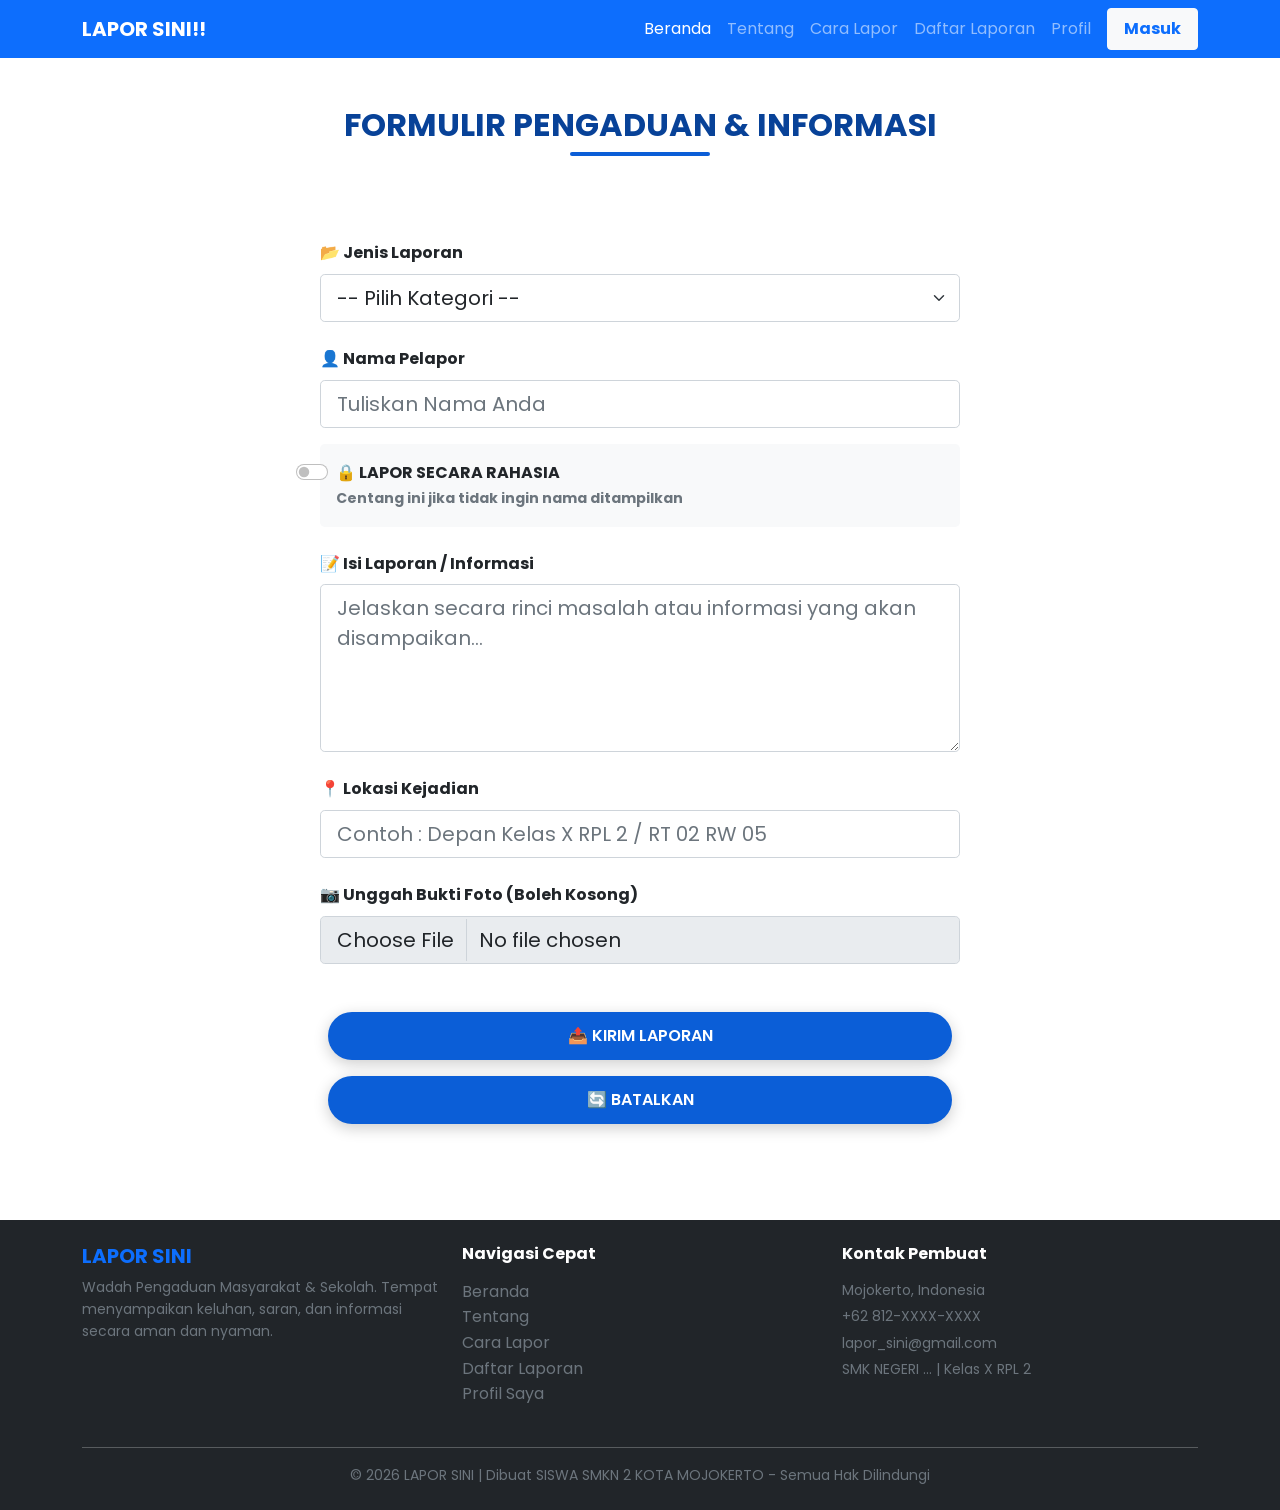
<file: formulir.html>
<!DOCTYPE html>
<html lang="id">
<head>
    <meta charset="UTF-8" />
    <meta name="viewport" content="width=device-width, initial-scale=1.0" />
    <title>Tentang Kami - LAPOR SINI</title>

    <!-- CSS UTAMA DULU, BARU LAINNYA -->
    <link rel="stylesheet" href="bootstrap-5.0.0-dist/css/bootstrap.min.css" />
    <link rel="stylesheet" href="css/style.css" />

    <!-- index.html -->
    <link rel="stylesheet" href="https://cdn.jsdelivr.net/npm/bootstrap-icons@1.11.3/font/bootstrap-icons.min.css" />

    <!-- BIAR TULISANNYA SAMA PERSIS -->
    <link rel="preconnect" href="https://fonts.googleapis.com" />
    <link rel="preconnect" href="https://fonts.gstatic.com" crossorigin />
    <link href="https://fonts.googleapis.com/css2?family=Poppins:wght@400;500;600;700&display=swap" rel="stylesheet" />
</head>
<body>

    <!-- 🟡 BAGIAN MENU ATAS (SERAGAM UNTUK SEMUA HALAMAN) -->
    <nav class="navbar navbar-expand-lg navbar-dark bg-primary sticky-top">
      <div class="container">
        <a
          class="navbar-brand fw-bold"
          href="index.html"
          title="Beranda - LAPOR SINI"
        >
           LAPOR SINI!!
        </a>

        <button
          class="navbar-toggler"
          type="button"
          data-bs-toggle="collapse"
          data-bs-target="#navMenu"
        >
          <span class="navbar-toggler-icon"></span>
        </button>

        <div class="collapse navbar-collapse" id="navMenu">
          <ul class="navbar-nav ms-auto mb-2 mb-lg-0">
            <li class="nav-item">
              <a class="nav-link active" href="index.html"> Beranda </a>
            </li>

            <li class="nav-item">
              <a class="nav-link" href="tentang.html"> Tentang </a>
            </li>

            <li class="nav-item">
              <a class="nav-link" href="cara.html"> Cara Lapor </a>
            </li>

            <li class="nav-item">
              <a class="nav-link" href="daftar.html"> Daftar Laporan </a>
            </li>

            <li class="nav-item">
              <a class="nav-link" href="profil.html"> Profil </a>
            </li>

            <li class="nav-item mt-1 mt-lg-0 ms-lg-2">
              <a
                class="nav-link btn btn-light text-primary fw-bold px-3"
                href="login.html"
              >
                Masuk
              </a>
            </li>
          </ul>
        </div>
      </div>
    </nav>
    <!-- 🟡 ISI HALAMAN FORMULIR -->
    <section class="py-5">
        <div class="container">
            <h2 class="judul-bagian text-center mb-5">FORMULIR PENGADUAN & INFORMASI</h2>

            <div class="row justify-content-center">
                <div class="col-md-8">
                    <div class="card kotak-keunggulan">
                        <div class="card-body p-4 p-md-5">
                            <form id="formLapor">

                                <!-- JENIS LAPORAN -->
                                <div class="mb-4">
                                    <label class="form-label fw-bold">📂 Jenis Laporan</label>
                                    <select class="form-select form-select-lg rounded-3" required>
                                        <option value="">-- Pilih Kategori --</option>
                                        <option value="sekolah">🏫 Lingkungan Sekolah</option>
                                        <option value="masyarakat">🏘️ Lingkungan Masyarakat</option>
                                        <option value="informasi">📢 Penyampaian Informasi</option>
                                    </select>
                                </div>

                                <!-- NAMA PELAPOR -->
                                <div class="mb-3">
                                    <label class="form-label fw-bold">👤 Nama Pelapor</label>
                                    <input type="text" class="form-control form-select-lg rounded-3" id="nama" placeholder="Tuliskan Nama Anda">
                                </div>

                                <!-- FITUR RAHASIA -->
                                <div class="form-check form-switch mb-4 p-3 bg-light rounded-3">
                                    <input class="form-check-input" type="checkbox" id="rahasia" >
                                    <label class="form-check-label fw-bold" for="rahasia">
                                        🔒 LAPOR SECARA RAHASIA <br>
                                        <small class="text-muted">Centang ini jika tidak ingin nama ditampilkan</small>
                                    </label>
                                </div>

                                <!-- ISI LAPORAN -->
                                <div class="mb-4">
                                    <label class="form-label fw-bold">📝 Isi Laporan / Informasi</label>
                                    <textarea class="form-control form-select-lg rounded-3" rows="5" placeholder="Jelaskan secara rinci masalah atau informasi yang akan disampaikan..." required></textarea>
                                </div>

                                <!-- LOKASI -->
                                <div class="mb-4">
                                    <label class="form-label fw-bold">📍 Lokasi Kejadian</label>
                                    <input type="text" class="form-control form-select-lg rounded-3" placeholder="Contoh : Depan Kelas X RPL 2 / RT 02 RW 05">
                                </div>

                                <!-- BUKTI FOTO -->
                                <div class="mb-4">
                                    <label class="form-label fw-bold">📷 Unggah Bukti Foto (Boleh Kosong)</label>
                                    <input type="file" class="form-control form-select-lg rounded-3" accept="image/*">
                                </div>

                                <!-- TOMBOL KIRIM -->
                                <div class="d-grid gap-3 mt-5">
                                    <button type="button" class="btn btn-primary tombol-utama" onclick="tampilPeringatan()">📤 KIRIM LAPORAN</button>
                                    <button type="reset" class="btn btn-secondary tombol-utama">🔄 BATALKAN</button>
                                </div>

                            </form>
                        </div>
                    </div>
                </div>
            </div>
        </div>
    </section>

    <!-- 🟡 FOOTER -->
    <footer class="bg-dark text-light py-4">
      <div class="container">

        <div class="row text-center text-md-start">

          <!-- KIRI -->
          <div class="col-md-4 mb-3 mb-md-0">
            <h5 class="fw-bold text-primary">LAPOR SINI</h5>

            <p class="text-muted small">
              Wadah Pengaduan Masyarakat & Sekolah. Tempat menyampaikan keluhan,
              saran, dan informasi secara aman dan nyaman.
            </p>
          </div>

          <!-- TENGAH -->
          <div class="col-md-4 mb-3 mb-md-0">
            <h6 class="fw-bold mb-3">Navigasi Cepat</h6>

            <ul class="list-unstyled">
              <li>
                <a href="index.html" class="text-muted text-decoration-none">
                  Beranda
                </a>
              </li>

              <li>
                <a href="tentang.html" class="text-muted text-decoration-none">
                  Tentang
                </a>
              </li>

              <li>
                <a href="cara.html" class="text-muted text-decoration-none">
                  Cara Lapor
                </a>
              </li>

              <li>
                <a href="daftar.html" class="text-muted text-decoration-none">
                  Daftar Laporan
                </a>
              </li>

              <li>
                <a href="profil.html" class="text-muted text-decoration-none">
                  Profil Saya
                </a>
              </li>
            </ul>
          </div>

          <!-- KANAN -->
          <div class="col-md-4">
            <h6 class="fw-bold mb-3">Kontak Pembuat</h6>

            <ul class="list-unstyled text-muted small">
              <li class="mb-1">Mojokerto, Indonesia</li>

              <li class="mb-1">+62 812-XXXX-XXXX</li>

              <li class="mb-1">lapor_sini@gmail.com</li>

              <li>SMK NEGERI ... | Kelas X RPL 2</li>
            </ul>
          </div>

        </div>

        <hr class="border-secondary mt-4 mb-3" />

        <p class="text-center text-muted small mb-0">
          &copy; 2026 LAPOR SINI | Dibuat SISWA SMKN 2 KOTA MOJOKERTO - Semua
          Hak Dilindungi
        </p>

      </div>
    </footer>

    </footer>

    <!-- 🟡 KOTAK PERINGATAN CANTIK -->
    <div class="modal fade" id="peringatanKirim" tabindex="-1" aria-labelledby="peringatanKirimLabel" aria-hidden="true">
        <div class="modal-dialog modal-dialog-centered">
            <div class="modal-content rounded-4 shadow">
                <div class="modal-header border-0">
                    <h5 class="modal-title text-center w-100 text-primary fw-bold" id="peringatanKirimLabel">
                        ⚠️ KONFIRMASI
                    </h5>
                </div>
                <div class="modal-body text-center fs-5">
                    Apakah Anda yakin akan mengirim laporan ini?
                </div>
                <div class="modal-footer border-0 d-flex justify-content-center gap-3">
                    <button type="button" class="btn btn-secondary px-4 tombol-utama" data-bs-dismiss="modal">BATAL</button>
                    <button type="button" class="btn btn-primary px-4 tombol-utama" onclick="kirimData()">YA, KIRIM</button>
                </div>
            </div>
        </div>
    </div>

    <script src="bootstrap-5.0.0-dist/js/bootstrap.bundle.min.js"></script>
    <script src="js/script.js"></script>

    <script>
// ==============================
// 🔒 MODE RAHASIA
// ==============================
function sembunyiNama() {
    const inputNama = document.getElementById('nama');
    const checkbox = document.getElementById('rahasia');

    if (checkbox.checked) {
        inputNama.value = "RAHASIA";
        inputNama.readOnly = true;
        inputNama.classList.add('bg-light');
    } else {
        inputNama.value = "";
        inputNama.readOnly = false;
        inputNama.classList.remove('bg-light');
    }
}

// ==============================
// ⚠️ TAMPILKAN MODAL KONFIRMASI
// ==============================
function tampilPeringatan() {
    const form = document.getElementById('formLapor');

    // validasi dulu sebelum muncul modal
    if (!validasiForm()) return;

    let modal = new bootstrap.Modal(document.getElementById('peringatanKirim'));
    modal.show();
}

// ==============================
// ✅ VALIDASI FORM
// ==============================
function validasiForm() {
    const nama = document.getElementById('nama').value.trim();
    const isi = document.querySelector('textarea').value.trim();
    const kategori = document.querySelector('select').value;

    if (kategori === "") {
        alert("Pilih jenis laporan dulu!");
        return false;
    }

    if (nama === "") {
        alert("Nama pelapor harus diisi!");
        return false;
    }

    if (isi === "") {
        alert("Isi laporan tidak boleh kosong!");
        return false;
    }

    return true;
}

// ==============================
// 📤 KIRIM DATA (SIMULASI)
// ==============================
function kirimData() {
    const tombol = document.querySelector('.tombol-utama');

    // efek loading
    tombol.innerHTML = "⏳ Mengirim...";
    tombol.disabled = true;

    setTimeout(() => {
        // tutup modal
        let modalEl = document.getElementById('peringatanKirim');
        let modal = bootstrap.Modal.getInstance(modalEl);
        modal.hide();

        // reset form
        document.getElementById('formLapor').reset();

        // notifikasi sukses
        tampilSukses();

        tombol.innerHTML = "📤 KIRIM LAPORAN";
        tombol.disabled = false;

    }, 2000);
}

// ==============================
// 🎉 NOTIFIKASI SUKSES (CUSTOM)
// ==============================
function tampilSukses() {
    const notif = document.createElement('div');
    notif.className = "alert alert-success position-fixed top-0 start-50 translate-middle-x mt-4 shadow";
    notif.style.zIndex = "9999";
    notif.innerHTML = "✅ Laporan berhasil dikirim!";

    document.body.appendChild(notif);

    setTimeout(() => {
        notif.remove();
    }, 3000);
}

// ==============================
// 🖼️ PREVIEW GAMBAR
// ==============================
document.querySelector('input[type="file"]').addEventListener('change', function (e) {
    const file = e.target.files[0];

    if (file) {
        const reader = new FileReader();

        reader.onload = function (e) {
            let preview = document.getElementById('preview-img');

            if (!preview) {
                preview = document.createElement('img');
                preview.id = "preview-img";
                preview.className = "img-fluid mt-3 rounded shadow";
                document.querySelector('input[type="file"]').parentElement.appendChild(preview);
            }

            preview.src = e.target.result;
        }

        reader.readAsDataURL(file);
    }
});
    </script>

</body>
</html>
</file>
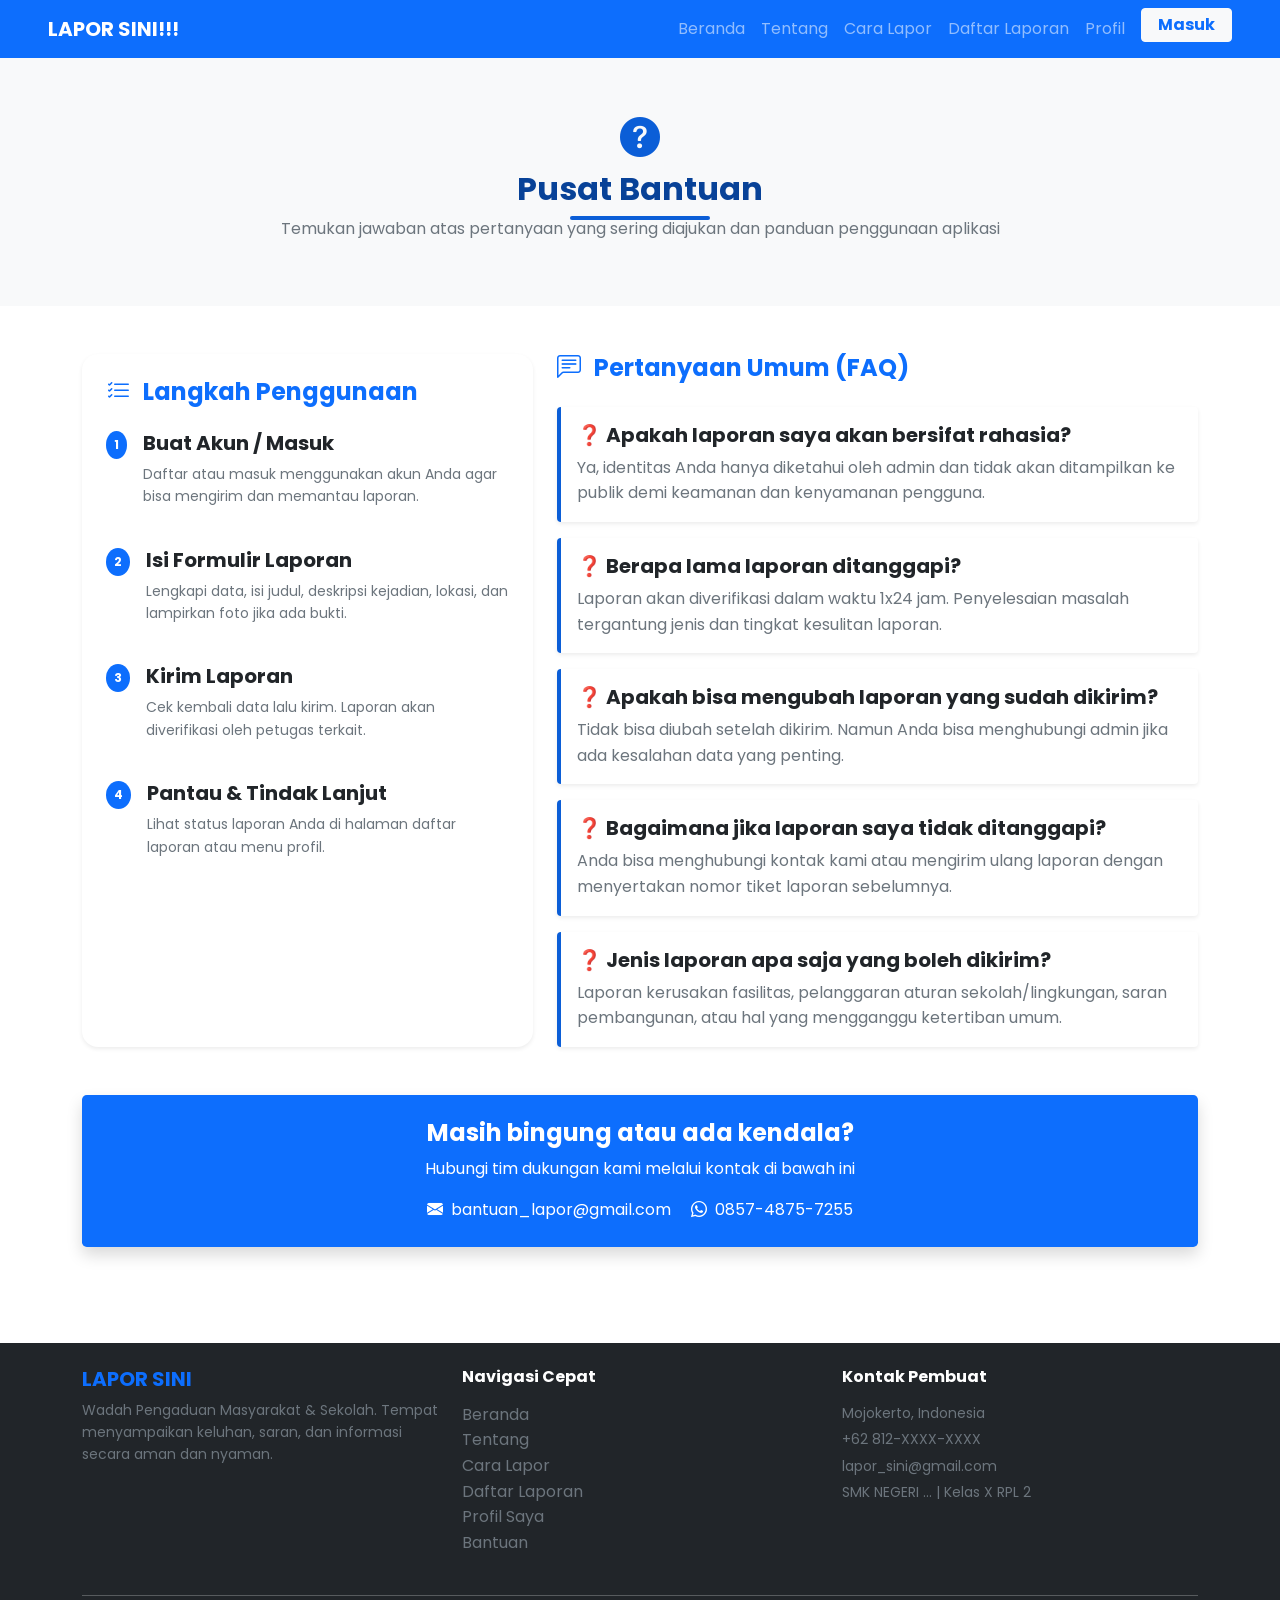
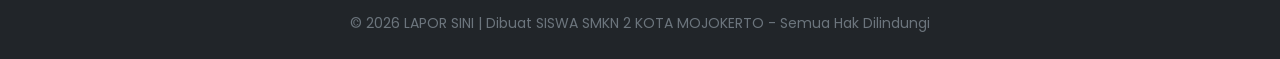
<file: kebijakan.html>
<!DOCTYPE html>
<html lang="id">
<head>
    <meta charset="UTF-8" />
    <meta name="viewport" content="width=device-width, initial-scale=1.0" />
    <title>Bantuan - LAPOR SINI</title>

    <!-- CSS UTAMA -->
    <link rel="stylesheet" href="bootstrap-5.0.0-dist/css/bootstrap.min.css" />
    <link rel="stylesheet" href="css/style.css" />

    <!-- IKON & FONT -->
    <link rel="stylesheet" href="https://cdn.jsdelivr.net/npm/bootstrap-icons@1.11.3/font/bootstrap-icons.min.css" />
    <link rel="preconnect" href="https://fonts.googleapis.com" />
    <link rel="preconnect" href="https://fonts.gstatic.com" crossorigin />
    <link href="https://fonts.googleapis.com/css2?family=Poppins:wght@400;500;600;700&display=swap" rel="stylesheet" />

    <style>
        .pertanyaan {
            border-left: 4px solid var(--biru-utama);
            transition: all 0.3s ease;
        }
        .pertanyaan:hover {
            background-color: var(--abu-terang);
            transform: translateX(5px);
        }
        .ikon-bantuan {
            font-size: 2.5rem;
            color: var(--biru-utama);
        }
    </style>
</head>
<body>

    <!-- 🟡 MENU NAVIGASI -->
    <nav class="navbar navbar-expand-lg navbar-dark bg-primary">
      <div class="container-fluid px-5">
        <a class="navbar-brand fw-bold text-white" href="index.html">
           LAPOR SINI!!!
        </a>

        <div class="collapse navbar-collapse" id="navMenu">
          <ul class="navbar-nav ms-auto mb-2 mb-lg-0">
            <li class="nav-item">
              <a class="nav-link" href="index.html"> Beranda </a>
            </li>
            <li class="nav-item">
              <a class="nav-link" href="tentang.html"> Tentang </a>
            </li>
            <li class="nav-item">
              <a class="nav-link" href="cara.html"> Cara Lapor </a>
            </li>
            <li class="nav-item">
              <a class="nav-link" href="daftar.html"> Daftar Laporan </a>
            </li>
            <li class="nav-item">
              <a class="nav-link" href="profil.html"> Profil </a>
            </li>
            <li class="nav-item ms-lg-2">
              <a class="nav-link btn btn-light text-primary fw-bold px-3 py-1" href="login.html">
                Masuk
              </a>
            </li>
          </ul>
        </div>
      </div>
    </nav>

<!-- 🟡 HEADER HALAMAN BANTUAN -->
<section class="py-5 bg-light">
    <div class="container text-center">
        <i class="bi bi-question-circle-fill ikon-bantuan mb-3"></i>
        <h2 class="judul-bagian mb-2">Pusat Bantuan</h2>
        <p class="text-muted">Temukan jawaban atas pertanyaan yang sering diajukan dan panduan penggunaan aplikasi</p>
    </div>
</section>

<!-- 🟡 KONTEN UTAMA -->
<div class="container py-5">
    <div class="row g-4">

        <!-- KOLOM KIRI: PANDUAN LANGKAH -->
        <div class="col-lg-5">
            <div class="card shadow-sm h-100 border-0">
                <div class="card-body p-4">
                    <h4 class="text-primary fw-bold mb-4"><i class="bi bi-list-check me-2"></i> Langkah Penggunaan</h4>
                    
                    <div class="d-flex mb-4">
                        <div class="me-3">
                            <span class="badge bg-primary rounded-circle p-2">1</span>
                        </div>
                        <div>
                            <h5 class="fw-bold">Buat Akun / Masuk</h5>
                            <p class="text-muted small">Daftar atau masuk menggunakan akun Anda agar bisa mengirim dan memantau laporan.</p>
                        </div>
                    </div>

                    <div class="d-flex mb-4">
                        <div class="me-3">
                            <span class="badge bg-primary rounded-circle p-2">2</span>
                        </div>
                        <div>
                            <h5 class="fw-bold">Isi Formulir Laporan</h5>
                            <p class="text-muted small">Lengkapi data, isi judul, deskripsi kejadian, lokasi, dan lampirkan foto jika ada bukti.</p>
                        </div>
                    </div>

                    <div class="d-flex mb-4">
                        <div class="me-3">
                            <span class="badge bg-primary rounded-circle p-2">3</span>
                        </div>
                        <div>
                            <h5 class="fw-bold">Kirim Laporan</h5>
                            <p class="text-muted small">Cek kembali data lalu kirim. Laporan akan diverifikasi oleh petugas terkait.</p>
                        </div>
                    </div>

                    <div class="d-flex">
                        <div class="me-3">
                            <span class="badge bg-primary rounded-circle p-2">4</span>
                        </div>
                        <div>
                            <h5 class="fw-bold">Pantau & Tindak Lanjut</h5>
                            <p class="text-muted small">Lihat status laporan Anda di halaman daftar laporan atau menu profil.</p>
                        </div>
                    </div>

                </div>
            </div>
        </div>

        <!-- KOLOM KANAN: PERTANYAAN UMUM -->
        <div class="col-lg-7">
            <h4 class="text-primary fw-bold mb-4"><i class="bi bi-chat-left-text me-2"></i> Pertanyaan Umum (FAQ)</h4>

            <div class="pertanyaan p-3 rounded shadow-sm mb-3">
                <h5 class="fw-bold text-dark">❓ Apakah laporan saya akan bersifat rahasia?</h5>
                <p class="text-muted mb-0">Ya, identitas Anda hanya diketahui oleh admin dan tidak akan 
                    ditampilkan ke publik demi keamanan dan kenyamanan pengguna.</p>
            </div>

            <div class="pertanyaan p-3 rounded shadow-sm mb-3">
                <h5 class="fw-bold text-dark">❓ Berapa lama laporan ditanggapi?</h5>
                <p class="text-muted mb-0">Laporan akan diverifikasi dalam waktu 1x24 jam. 
                    Penyelesaian masalah tergantung jenis dan tingkat kesulitan laporan.</p>
            </div>

            <div class="pertanyaan p-3 rounded shadow-sm mb-3">
                <h5 class="fw-bold text-dark">❓ Apakah bisa mengubah laporan yang sudah dikirim?</h5>
                <p class="text-muted mb-0">Tidak bisa diubah setelah dikirim. Namun Anda bisa menghubungi 
                    admin jika ada kesalahan data yang penting.</p>
            </div>

            <div class="pertanyaan p-3 rounded shadow-sm mb-3">
                <h5 class="fw-bold text-dark">❓ Bagaimana jika laporan saya tidak ditanggapi?</h5>
                <p class="text-muted mb-0">Anda bisa menghubungi kontak kami atau mengirim ulang 
                    laporan dengan menyertakan nomor tiket laporan sebelumnya.</p>
            </div>

            <div class="pertanyaan p-3 rounded shadow-sm">
                <h5 class="fw-bold text-dark">❓ Jenis laporan apa saja yang boleh dikirim?</h5>
                <p class="text-muted mb-0">Laporan kerusakan fasilitas, pelanggaran aturan
                    sekolah/lingkungan, saran pembangunan, atau hal yang mengganggu ketertiban umum.</p>
            </div>

        </div>

    </div>

    <!-- BAGIAN KONTAK BANTUAN -->
    <div class="mt-5 p-4 bg-primary text-white rounded-3 shadow text-center">
        <h4 class="fw-bold">Masih bingung atau ada kendala?</h4>
        <p>Hubungi tim dukungan kami melalui kontak di bawah ini</p>
        <div class="mt-3">
            <span class="me-3"><i class="bi bi-envelope-fill me-1"></i> bantuan_lapor@gmail.com</span>
            <span><i class="bi bi-whatsapp me-1"></i> 0857-4875-7255</span>
        </div>
    </div>

</div>

     <!-- 🟡 FOOTER  -->
    <footer class="bg-dark text-light py-4 mt-5">
      <div class="container">
        <div class="row text-center text-md-start">
          <div class="col-md-4 mb-3 mb-md-0">
            <h5 class="fw-bold text-primary">LAPOR SINI</h5>
            <p class="text-muted small">
              Wadah Pengaduan Masyarakat & Sekolah. Tempat menyampaikan keluhan,
              saran, dan informasi secara aman dan nyaman.
            </p>
          </div>
          <div class="col-md-4 mb-3 mb-md-0">
            <h6 class="fw-bold mb-3">Navigasi Cepat</h6>
            <ul class="list-unstyled">
              <li><a href="index.html" class="text-muted text-decoration-none">Beranda</a></li>
              <li><a href="tentang.html" class="text-muted text-decoration-none">Tentang</a></li>
              <li><a href="cara.html" class="text-muted text-decoration-none">Cara Lapor</a></li>
              <li><a href="daftar.html" class="text-muted text-decoration-none">Daftar Laporan</a></li>
              <li><a href="profil.html" class="text-muted text-decoration-none">Profil Saya</a></li>
              <li><a href="bantuan.html" class="text-muted text-decoration-none">Bantuan</a></li>
            </ul>
          </div>
          <div class="col-md-4">
            <h6 class="fw-bold mb-3">Kontak Pembuat</h6>
            <ul class="list-unstyled text-muted small">
              <li class="mb-1">Mojokerto, Indonesia</li>
              <li class="mb-1">+62 812-XXXX-XXXX</li>
              <li class="mb-1">lapor_sini@gmail.com</li>
              <li>SMK NEGERI ... | Kelas X RPL 2</li>
            </ul>
          </div>
        </div>
        <hr class="border-secondary mt-4 mb-3" />
        <p class="text-center text-muted small mb-0">
          &copy; 2026 LAPOR SINI | Dibuat SISWA SMKN 2 KOTA MOJOKERTO - Semua Hak Dilindungi
        </p>
      </div>
    </footer>


<script src="bootstrap-5.0.0-dist/js/bootstrap.bundle.min.js"></script>

</body>
</html>
</file>
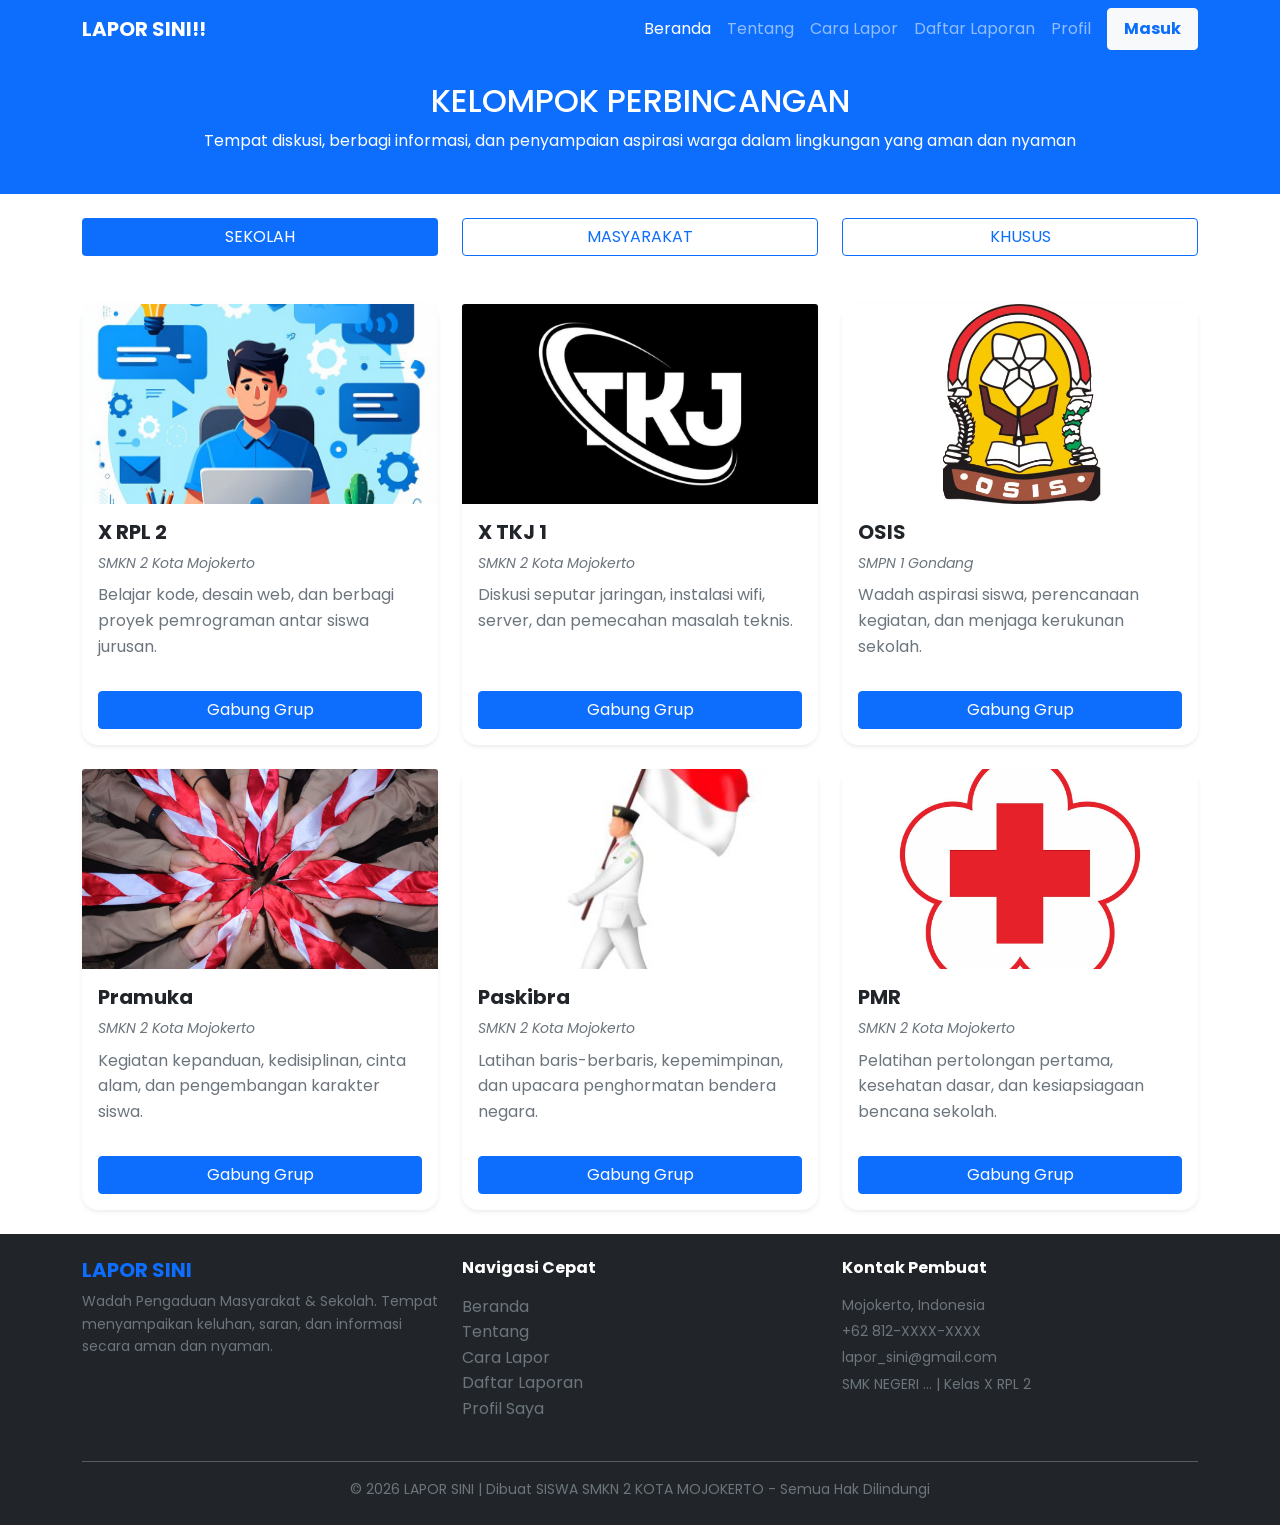
<file: komunitas.html>
<!DOCTYPE html>
<html lang="id">
<head>
    <meta charset="UTF-8" />
    <meta name="viewport" content="width=device-width, initial-scale=1.0" />
    <title>Tentang Kami - LAPOR SINI</title>

    <!-- CSS UTAMA DULU, BARU LAINNYA -->
    <link rel="stylesheet" href="bootstrap-5.0.0-dist/css/bootstrap.min.css" />
    <link rel="stylesheet" href="css/style.css" />

    <!-- index.html -->
    <link rel="stylesheet" href="https://cdn.jsdelivr.net/npm/bootstrap-icons@1.11.3/font/bootstrap-icons.min.css" />

    <!-- BIAR TULISANNYA SAMA PERSIS -->
    <link rel="preconnect" href="https://fonts.googleapis.com" />
    <link rel="preconnect" href="https://fonts.gstatic.com" crossorigin />
    <link href="https://fonts.googleapis.com/css2?family=Poppins:wght@400;500;600;700&display=swap" rel="stylesheet" />
    
    <!--  CSS KHUSUSGAMBAR SAMA UKURAN -->
    <style>
        .gambar-kelompok {
            height: 200px; /* Tinggi sama semua */
            object-fit: cover; /* Gambar pas, tidak gepeng, isi kotak */
            object-position: center; /* Gambar di tengah */
            width: 100%; /* Lebar penuh kotak */
        }
    </style>
</head>
<body>

    <!-- 🟡 BAGIAN MENU ATAS (SERAGAM UNTUK SEMUA HALAMAN) -->
    <nav class="navbar navbar-expand-lg navbar-dark bg-primary sticky-top">
      <div class="container">
        <a
          class="navbar-brand fw-bold"
          href="index.html"
          title="Beranda - LAPOR SINI"
        >
           LAPOR SINI!!
        </a>

        <button
          class="navbar-toggler"
          type="button"
          data-bs-toggle="collapse"
          data-bs-target="#navMenu"
        >
          <span class="navbar-toggler-icon"></span>
        </button>

        <div class="collapse navbar-collapse" id="navMenu">
          <ul class="navbar-nav ms-auto mb-2 mb-lg-0">
            <li class="nav-item">
              <a class="nav-link active" href="index.html"> Beranda </a>
            </li>

            <li class="nav-item">
              <a class="nav-link" href="tentang.html"> Tentang </a>
            </li>

            <li class="nav-item">
              <a class="nav-link" href="cara.html"> Cara Lapor </a>
            </li>

            <li class="nav-item">
              <a class="nav-link" href="daftar.html"> Daftar Laporan </a>
            </li>

            <li class="nav-item">
              <a class="nav-link" href="profil.html"> Profil </a>
            </li>

            <li class="nav-item mt-1 mt-lg-0 ms-lg-2">
              <a
                class="nav-link btn btn-light text-primary fw-bold px-3"
                href="login.html"
              >
                Masuk
              </a>
            </li>
          </ul>
        </div>
      </div>
    </nav>

<!-- HEADER -->
<section class="py-4 bg-primary text-white text-center">
    <h2>KELOMPOK PERBINCANGAN</h2>
    <p>Tempat diskusi, berbagi informasi, dan penyampaian aspirasi warga dalam lingkungan yang aman dan nyaman</p>
</section>

<!-- FILTER -->
<div class="container py-4">

    <div class="row text-center mb-5">
        <div class="col"><div class="btn btn-outline-primary filter-btn w-100" data-target="sekolah">SEKOLAH</div></div>
        <div class="col"><div class="btn btn-outline-primary filter-btn w-100" data-target="masyarakat">MASYARAKAT</div></div>
        <div class="col"><div class="btn btn-outline-primary filter-btn w-100" data-target="khusus">KHUSUS</div></div>
    </div>

<div id="sekolah" class="bagian">
    <div class="row g-4">

        <div class="col-md-4">
            <div class="card shadow-sm h-100">
                <img src="image/rpl.jpg" class="card-img-top gambar-kelompok" alt="X RPL 2">
                <div class="card-body d-flex flex-column">
                    <h5 class="card-title fw-bold">X RPL 2</h5>
                    <small class="text-muted fst-italic mb-2">SMKN 2 Kota Mojokerto</small>
                    <p class="text-muted card-text flex-grow-1">Belajar kode, desain web, dan berbagi proyek pemrograman antar siswa jurusan.</p>
                    <button class="btn btn-primary w-100 join-btn mt-3">Gabung Grup</button>
                </div>
            </div>
        </div>

        <div class="col-md-4">
            <div class="card shadow-sm h-100">
                <img src="image/tkj.jpg" class="card-img-top gambar-kelompok" alt="X TKJ 1">
                <div class="card-body d-flex flex-column">
                    <h5 class="card-title fw-bold">X TKJ 1</h5>
                    <small class="text-muted fst-italic mb-2">SMKN 2 Kota Mojokerto</small>
                    <p class="text-muted card-text flex-grow-1">Diskusi seputar jaringan, instalasi wifi, server, dan pemecahan masalah teknis.</p>
                    <button class="btn btn-primary w-100 join-btn mt-3">Gabung Grup</button>
                </div>
            </div>
        </div>

        <div class="col-md-4">
            <div class="card shadow-sm h-100">
                <img src="image/osis.jpg" class="card-img-top gambar-kelompok" alt="OSIS">
                <div class="card-body d-flex flex-column">
                    <h5 class="card-title fw-bold">OSIS</h5>
                    <small class="text-muted fst-italic mb-2">SMPN 1 Gondang</small>
                    <p class="text-muted card-text flex-grow-1">Wadah aspirasi siswa, perencanaan kegiatan, dan menjaga kerukunan sekolah.</p>
                    <button class="btn btn-primary w-100 join-btn mt-3">Gabung Grup</button>
                </div>
            </div>
        </div>

        <div class="col-md-4">
            <div class="card shadow-sm h-100">
                <img src="image/prmuka.jpg" class="card-img-top gambar-kelompok" alt="Pramuka">
                <div class="card-body d-flex flex-column">
                    <h5 class="card-title fw-bold">Pramuka</h5>
                    <small class="text-muted fst-italic mb-2">SMKN 2 Kota Mojokerto</small>
                    <p class="text-muted card-text flex-grow-1">Kegiatan kepanduan, kedisiplinan, cinta alam, dan pengembangan karakter siswa.</p>
                    <button class="btn btn-primary w-100 join-btn mt-3">Gabung Grup</button>
                </div>
            </div>
        </div>

        <div class="col-md-4">
            <div class="card shadow-sm h-100">
                <img src="image/paskibraka.jpg" class="card-img-top gambar-kelompok" alt="Paskibra">
                <div class="card-body d-flex flex-column">
                    <h5 class="card-title fw-bold">Paskibra</h5>
                    <small class="text-muted fst-italic mb-2">SMKN 2 Kota Mojokerto</small>
                    <p class="text-muted card-text flex-grow-1">Latihan baris-berbaris, kepemimpinan, dan upacara penghormatan bendera negara.</p>
                    <button class="btn btn-primary w-100 join-btn mt-3">Gabung Grup</button>
                </div>
            </div>
        </div>

        <div class="col-md-4">
            <div class="card shadow-sm h-100">
                <img src="image/mpr.jpg" class="card-img-top gambar-kelompok" alt="PMR">
                <div class="card-body d-flex flex-column">
                    <h5 class="card-title fw-bold">PMR</h5>
                    <small class="text-muted fst-italic mb-2">SMKN 2 Kota Mojokerto</small>
                    <p class="text-muted card-text flex-grow-1">Pelatihan pertolongan pertama, kesehatan dasar, dan kesiapsiagaan bencana sekolah.</p>
                    <button class="btn btn-primary w-100 join-btn mt-3">Gabung Grup</button>
                </div>
            </div>
        </div>

    </div>
</div>

    <!-- MASYARAKAT ✅ DIPERBAIKI: Deskripsi pas, tampilan menarik -->
    <div id="masyarakat" class="bagian" style="display:none;">
        <div class="row g-4">
            <div class="col-md-4">
                <div class="card p-4 shadow-sm h-100 border-start border-primary border-4">
                    <h5 class="fw-bold">Wilayah RT 01</h5>
                    <small class="text-primary fst-italic mb-2 d-block">Desa Samben</small>
                    <p class="text-muted small mt-1">Tempat lapor fasilitas rusak, jadwal kegiatan, dan informasi keamanan lingkungan.</p>
                    <button class="btn btn-primary w-100 join-btn mt-auto">Gabung Grup</button>
                </div>
            </div>
            <div class="col-md-4">
                <div class="card p-4 shadow-sm h-100 border-start border-primary border-4">
                    <h5 class="fw-bold">Wilayah RT 02</h5>
                    <small class="text-primary fst-italic mb-2 d-block">Desa Sooko</small>
                    <p class="text-muted small mt-1">Wadah komunikasi warga, bahas kebersihan, musyawarah, dan saran pembangunan desa.</p>
                    <button class="btn btn-primary w-100 join-btn mt-auto">Gabung Grup</button>
                </div>
            </div>
            <div class="col-md-4">
                <div class="card p-4 shadow-sm h-100 border-start border-primary border-4">
                    <h5 class="fw-bold">Karang Taruna</h5>
                    <small class="text-primary fst-italic mb-2 d-block">Desa Samben</small>
                    <p class="text-muted small mt-1">Wadah pemuda desa: kegiatan sosial, olahraga, seni, dan kerja sama kemajuan lingkungan.</p>
                    <button class="btn btn-primary w-100 join-btn mt-auto">Gabung Grup</button>
                </div>
            </div>
            <div class="col-md-4">
                <div class="card p-4 shadow-sm h-100 border-start border-primary border-4">
                    <h5 class="fw-bold">PKK</h5>
                    <small class="text-primary fst-italic mb-2 d-block">Desa Jampirogo</small>
                    <p class="text-muted small mt-1">Kegiatan ibu-ibu: keterampilan, kesehatan keluarga, dan pengembangan ekonomi warga.</p>
                    <button class="btn btn-primary w-100 join-btn mt-auto">Gabung Grup</button>
                </div>
            </div>
            <div class="col-md-4">
                <div class="card p-4 shadow-sm h-100 border-start border-primary border-4">
                    <h5 class="fw-bold">Posyandu</h5>
                    <small class="text-primary fst-italic mb-2 d-block">Desa Pohjejer</small>
                    <p class="text-muted small mt-1">Layanan kesehatan dasar: jadwal imunisasi, pemeriksaan ibu & anak, dan edukasi sehat.</p>
                    <button class="btn btn-primary w-100 join-btn mt-auto">Gabung Grup</button>
                </div>
            </div>
            <div class="col-md-4">
                <div class="card p-4 shadow-sm h-100 border-start border-primary border-4">
                    <h5 class="fw-bold">Keamanan Lingkungan</h5>
                    <small class="text-primary fst-italic mb-2 d-block">Desa Mojo</small>
                    <p class="text-muted small mt-1">Koordinasi ronda, lapor kejadian mencurigakan, jaga keamanan dan ketenteraman warga.</p>
                    <button class="btn btn-primary w-100 join-btn mt-auto">Gabung Grup</button>
                </div>
            </div>
        </div>
    </div>

    <!-- KHUSUS -->
    <div id="khusus" class="bagian" style="display:none;">
        <div class="row g-4 justify-content-center">
            <div class="col-md-4">
                <div class="card p-4 shadow-sm border-danger h-100">
                    <h5 class="fw-bold text-danger">Kelompok Admin</h5><i>Sekitar Jombang</i>
                    <p class="text-muted small mt-2">Akses terbatas: kelola laporan, verifikasi data, dan jaga keamanan sistem.</p>
                    <button class="btn btn-danger w-100 khusus-btn">Masuk Area</button>
                </div>
            </div>
                        <div class="col-md-4">
                <div class="card p-4 shadow-sm border-danger h-100">
                    <h5 class="fw-bold text-danger">Kelompok Admin</h5><i>Sekitar Desa njeruk</i>
                    <p class="text-muted small mt-2">Akses terbatas: kelola laporan, verifikasi data, dan jaga keamanan sistem.</p>
                    <button class="btn btn-danger w-100 khusus-btn">Masuk Area</button>
                </div>
            </div>
                        <div class="col-md-4">
                <div class="card p-4 shadow-sm border-danger h-100">
                    <h5 class="fw-bold text-danger">Kelompok Admin</h5><i>Sekitar Wonosalam</i>
                    <p class="text-muted small mt-2">Akses terbatas: kelola laporan, verifikasi data, dan jaga keamanan sistem.</p>
                    <button class="btn btn-danger w-100 khusus-btn">Masuk Area</button>
                </div>
            </div>
                        <div class="col-md-4">
                <div class="card p-4 shadow-sm border-danger h-100">
                    <h5 class="fw-bold text-danger">Kelompok Admin</h5><i>Sekitar Pacet</i>
                    <p class="text-muted small mt-2">Akses terbatas: kelola laporan, verifikasi data, dan jaga keamanan sistem.</p>
                    <button class="btn btn-danger w-100 khusus-btn">Masuk Area</button>
                </div>
            </div>
            <div class="col-md-4">
                <div class="card p-4 shadow-sm border-danger h-100">
                    <h5 class="fw-bold text-danger">Admin</h5><i>Sekitar Kabupaten Mojokerto</i>
                    <p class="text-muted small mt-2">Akses terbatas: kelola laporan, verifikasi data, dan jaga keamanan sistem.</p>
                    <button class="btn btn-danger w-100 khusus-btn">Masuk Area</button>
                </div>
            </div>
            <div class="col-md-4">
                <div class="card p-4 shadow-sm border-danger h-100">
                    <h5 class="fw-bold text-danger">Kelompok Moderator</h5><i>Sekitar Mojokerto</i>
                    <p class="text-muted small mt-2">Tim pengawas: pantau diskusi, pastikan aturan, jaga komunitas aman dan sopan.</p>
                    <button class="btn btn-danger w-100 khusus-btn">Masuk Area</button>
                </div>
            </div>
        </div>
    </div>

</div>

     <!-- 🟡 FOOTER -->
    <footer class="bg-dark text-light py-4">
      <div class="container">

        <div class="row text-center text-md-start">

          <!-- KIRI -->
          <div class="col-md-4 mb-3 mb-md-0">
            <h5 class="fw-bold text-primary">LAPOR SINI</h5>

            <p class="text-muted small">
              Wadah Pengaduan Masyarakat & Sekolah. Tempat menyampaikan keluhan,
              saran, dan informasi secara aman dan nyaman.
            </p>
          </div>

          <!-- TENGAH -->
          <div class="col-md-4 mb-3 mb-md-0">
            <h6 class="fw-bold mb-3">Navigasi Cepat</h6>

            <ul class="list-unstyled">
              <li>
                <a href="index.html" class="text-muted text-decoration-none">
                  Beranda
                </a>
              </li>

              <li>
                <a href="tentang.html" class="text-muted text-decoration-none">
                  Tentang
                </a>
              </li>

              <li>
                <a href="cara.html" class="text-muted text-decoration-none">
                  Cara Lapor
                </a>
              </li>

              <li>
                <a href="daftar.html" class="text-muted text-decoration-none">
                  Daftar Laporan
                </a>
              </li>

              <li>
                <a href="profil.html" class="text-muted text-decoration-none">
                  Profil Saya
                </a>
              </li>
            </ul>
          </div>

          <!-- KANAN -->
          <div class="col-md-4">
            <h6 class="fw-bold mb-3">Kontak Pembuat</h6>

            <ul class="list-unstyled text-muted small">
              <li class="mb-1">Mojokerto, Indonesia</li>

              <li class="mb-1">+62 812-XXXX-XXXX</li>

              <li class="mb-1">lapor_sini@gmail.com</li>

              <li>SMK NEGERI ... | Kelas X RPL 2</li>
            </ul>
          </div>

        </div>

        <hr class="border-secondary mt-4 mb-3" />

        <p class="text-center text-muted small mb-0">
          &copy; 2026 LAPOR SINI | Dibuat SISWA SMKN 2 KOTA MOJOKERTO - Semua
          Hak Dilindungi
        </p>

      </div>
    </footer>


<script src="bootstrap-5.0.0-dist/js/bootstrap.bundle.min.js"></script>

<script>
// FILTER
const tombol = document.querySelectorAll(".filter-btn");
const bagian = document.querySelectorAll(".bagian");

tombol.forEach(btn => {
    btn.addEventListener("click", function () {
        let target = this.getAttribute("data-target");

        tombol.forEach(b => {
            b.classList.remove("bg-primary","text-white");
            b.classList.add("btn-outline-primary");
        });

        this.classList.remove("btn-outline-primary");
        this.classList.add("bg-primary","text-white");

        bagian.forEach(sec => {
            sec.style.display = sec.id === target ? "block" : "none";
        });
    });
});

// DEFAULT SEKOLAH
document.querySelector('[data-target="sekolah"]').click();

// JOIN NORMAL
document.querySelectorAll(".join-btn").forEach(btn=>{
    btn.onclick = () => {
        btn.innerHTML = "✔ Gabung";
        btn.disabled = true;
    }
});

// KHUSUS (PAKAI PASSWORD)
document.querySelectorAll(".khusus-btn").forEach(btn=>{
    btn.onclick = () => {
        let kode = prompt("Masukkan kode akses:");

        if(kode === "admin123"){
            alert("Akses diterima!");
            btn.innerHTML = "✔ Masuk";
        } else {
            alert("Akses ditolak!");
        }
    }
});
</script>
</file>
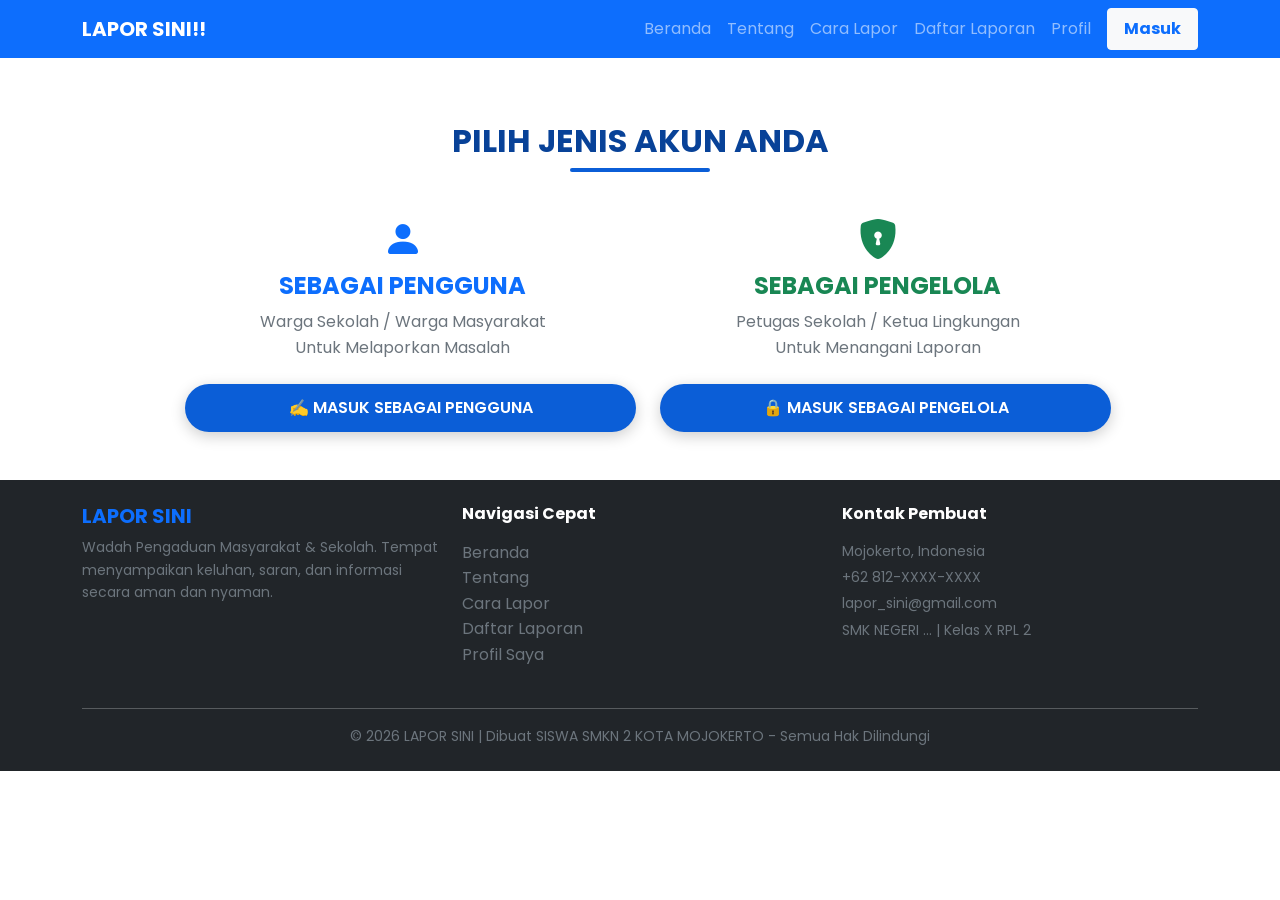
<file: login.html>
<!DOCTYPE html>
<html lang="id">
<head>
    <meta charset="UTF-8" />
    <meta name="viewport" content="width=device-width, initial-scale=1.0" />
    <title>Tentang Kami - LAPOR SINI</title>

    <!-- CSS UTAMA DULU, BARU LAINNYA -->
    <link rel="stylesheet" href="bootstrap-5.0.0-dist/css/bootstrap.min.css" />
    <link rel="stylesheet" href="css/style.css" />

    <!-- index.html -->
    <link rel="stylesheet" href="https://cdn.jsdelivr.net/npm/bootstrap-icons@1.11.3/font/bootstrap-icons.min.css" />

    <!-- BIAR TULISANNYA SAMA PERSIS -->
    <link rel="preconnect" href="https://fonts.googleapis.com" />
    <link rel="preconnect" href="https://fonts.gstatic.com" crossorigin />
    <link href="https://fonts.googleapis.com/css2?family=Poppins:wght@400;500;600;700&display=swap" rel="stylesheet" />
</head>
<body>

    <!-- 🟡 BAGIAN MENU ATAS (SERAGAM UNTUK SEMUA HALAMAN) -->
    <nav class="navbar navbar-expand-lg navbar-dark bg-primary sticky-top">
      <div class="container">
        <a
          class="navbar-brand fw-bold"
          href="index.html"
          title="Beranda - LAPOR SINI"
        >
           LAPOR SINI!!
        </a>

        <button
          class="navbar-toggler"
          type="button"
          data-bs-toggle="collapse"
          data-bs-target="#navMenu"
        >
          <span class="navbar-toggler-icon"></span>
        </button>

        <div class="collapse navbar-collapse" id="navMenu">
          <ul class="navbar-nav ms-auto mb-2 mb-lg-0">
            <li class="nav-item">
              <a class="nav-link " href="index.html"> Beranda </a>
            </li>

            <li class="nav-item">
              <a class="nav-link" href="tentang.html"> Tentang </a>
            </li>

            <li class="nav-item">
              <a class="nav-link" href="cara.html"> Cara Lapor </a>
            </li>

            <li class="nav-item">
              <a class="nav-link" href="daftar.html"> Daftar Laporan </a>
            </li>

            <li class="nav-item">
              <a class="nav-link" href="profil.html"> Profil </a>
            </li>

            <li class="nav-item mt-1 mt-lg-0 ms-lg-2">
              <a
                class="nav-link btn btn-light text-primary fw-bold px-3"
                href="login.html"
              >
                Masuk
              </a>
            </li>
          </ul>
        </div>
      </div>
    </nav>

    <!-- 🟡 ISI HALAMAN MASUK -->
    <section class="py-5">
        <div class="container">
            <h2 class="judul-bagian text-center mt-3 mb-5">PILIH JENIS AKUN ANDA</h2>
            
            <div class="row justify-content-center g-4">
                <!-- ✅ KOTAK 1 : MASUK SEBAGAI PENGGUNA -->
                <div class="col-md-5">
                    <div class="tentang-kotak text-center h-100">
                        <i class="bi bi-person-fill fs-1 text-primary mb-3"></i>
                        <h4 class="fw-bold text-primary">SEBAGAI PENGGUNA</h4>
                        <p class="text-muted mb-4">Warga Sekolah / Warga Masyarakat<br>Untuk Melaporkan Masalah</p>
                        <a href="formulir.html" class="btn tombol-utama w-100">
                            ✍️ MASUK SEBAGAI PENGGUNA
                        </a>
                    </div>
                </div>

                <!-- ✅ KOTAK 2 : MASUK SEBAGAI PENGELOLA -->
                <div class="col-md-5">
                    <div class="tentang-kotak text-center h-100">
                        <i class="bi bi-shield-lock-fill fs-1 text-success mb-3"></i>
                        <h4 class="fw-bold text-success">SEBAGAI PENGELOLA</h4>
                        <p class="text-muted mb-4">Petugas Sekolah / Ketua Lingkungan<br>Untuk Menangani Laporan</p>
                        <button class="btn tombol-utama w-100" data-bs-toggle="modal" data-bs-target="#formPengelola">
                            🔒 MASUK SEBAGAI PENGELOLA
                        </button>
                    </div>
                </div>
            </div>
        </div>
    </section>

    <!-- 🟡 JENDELA ISIAN PENGELOLA -->
    <div class="modal fade" id="formPengelola" tabindex="-1" aria-labelledby="judulModal" aria-hidden="true">
        <div class="modal-dialog">
            <div class="modal-content p-4">
                <h4 class="text-center text-success mb-4" id="judulModal">MASUK PENGELOLA</h4>
                <form>
                    <div class="mb-3">
                        <label class="form-label fw-bold">👤 Nama Pengguna</label>
                        <input type="text" class="form-control" placeholder="Masukkan Nama Pengguna" required>
                    </div>
                    <div class="mb-4">
                        <label class="form-label fw-bold">🔒 Kata Sandi</label>
                        <input type="password" class="form-control" placeholder="Masukkan Kata Sandi" required>
                    </div>
                    <div class="d-grid">
                        <button type="submit" class="btn tombol-utama">✅ MASUK KE SISTEM</button>
                    </div>
                </form>
            </div>
        </div>
    </div>

    <!-- 🟡 FOOTER -->
    <footer class="bg-dark text-light py-4">
      <div class="container">

        <div class="row text-center text-md-start">

          <!-- KIRI -->
          <div class="col-md-4 mb-3 mb-md-0">
            <h5 class="fw-bold text-primary">LAPOR SINI</h5>

            <p class="text-muted small">
              Wadah Pengaduan Masyarakat & Sekolah. Tempat menyampaikan keluhan,
              saran, dan informasi secara aman dan nyaman.
            </p>
          </div>

          <!-- TENGAH -->
          <div class="col-md-4 mb-3 mb-md-0">
            <h6 class="fw-bold mb-3">Navigasi Cepat</h6>

            <ul class="list-unstyled">
              <li>
                <a href="index.html" class="text-muted text-decoration-none">
                  Beranda
                </a>
              </li>

              <li>
                <a href="tentang.html" class="text-muted text-decoration-none">
                  Tentang
                </a>
              </li>

              <li>
                <a href="cara.html" class="text-muted text-decoration-none">
                  Cara Lapor
                </a>
              </li>

              <li>
                <a href="daftar.html" class="text-muted text-decoration-none">
                  Daftar Laporan
                </a>
              </li>

              <li>
                <a href="profil.html" class="text-muted text-decoration-none">
                  Profil Saya
                </a>
              </li>
            </ul>
          </div>

          <!-- KANAN -->
          <div class="col-md-4">
            <h6 class="fw-bold mb-3">Kontak Pembuat</h6>

            <ul class="list-unstyled text-muted small">
              <li class="mb-1">Mojokerto, Indonesia</li>

              <li class="mb-1">+62 812-XXXX-XXXX</li>

              <li class="mb-1">lapor_sini@gmail.com</li>

              <li>SMK NEGERI ... | Kelas X RPL 2</li>
            </ul>
          </div>

        </div>

        <hr class="border-secondary mt-4 mb-3" />

        <p class="text-center text-muted small mb-0">
          &copy; 2026 LAPOR SINI | Dibuat SISWA SMKN 2 KOTA MOJOKERTO - Semua
          Hak Dilindungi
        </p>

      </div>
    </footer>


    <script src="bootstrap-5.0.0-dist/js/bootstrap.bundle.min.js"></script>
    <script src="js/script.js"></script>

</body>
</html>
</file>
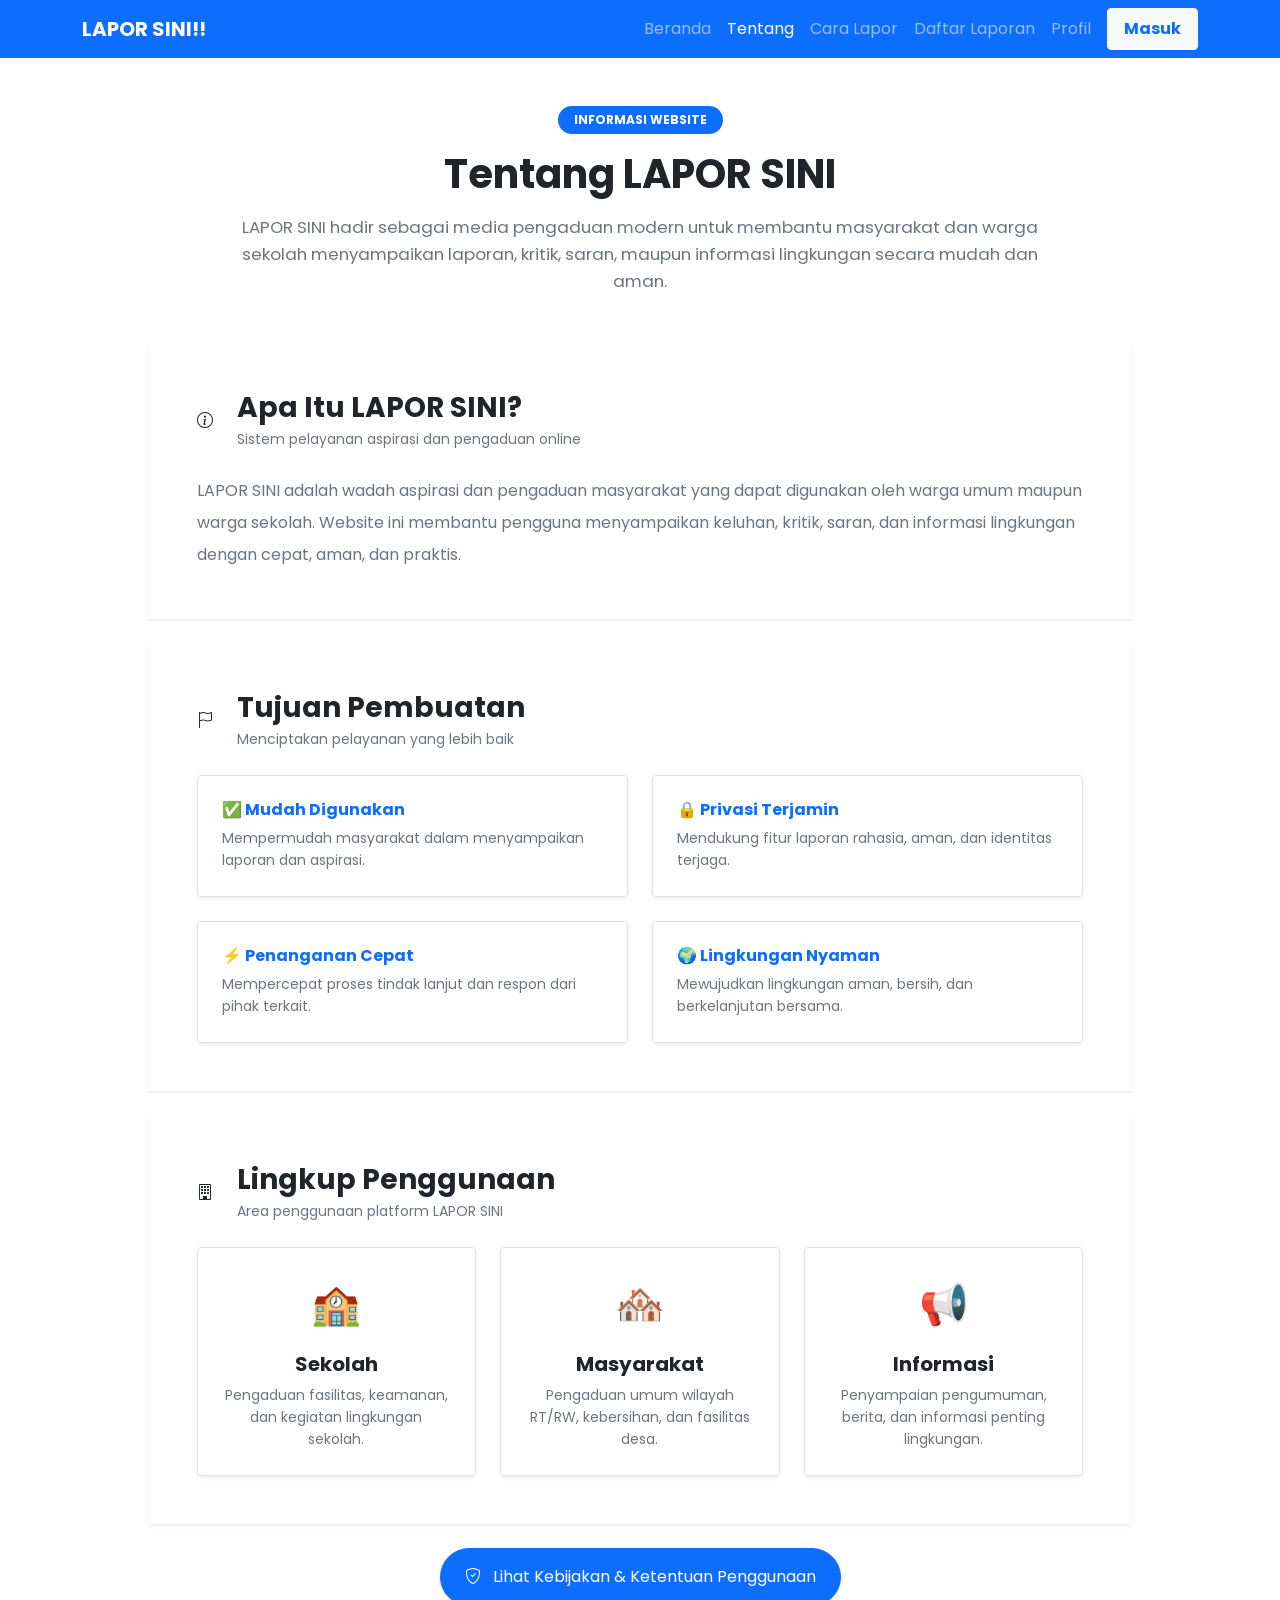
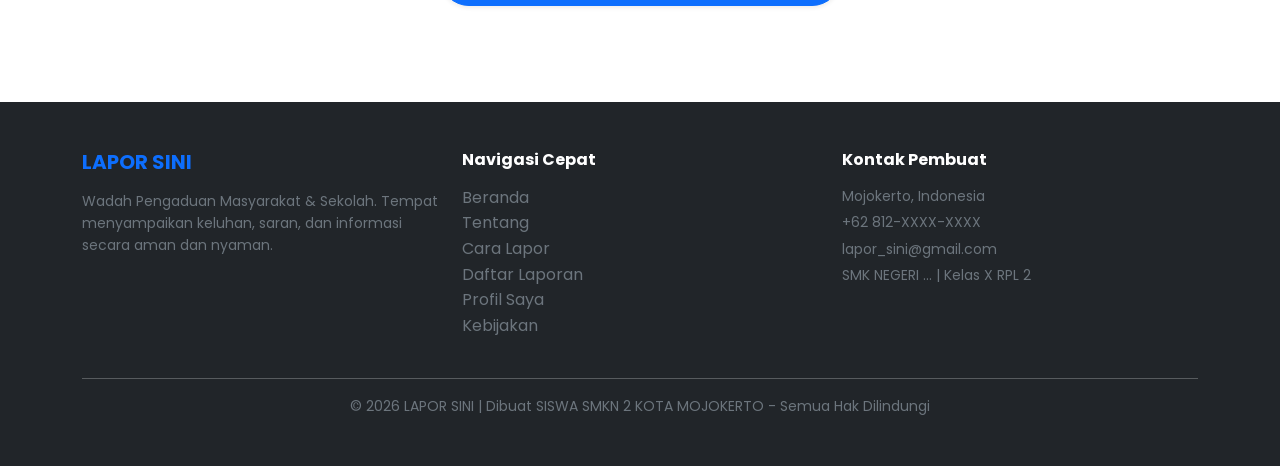
<file: tentang.html>
<!doctype html>
<html lang="id">
<head>
    <meta charset="UTF-8" />
    <meta name="viewport" content="width=device-width, initial-scale=1.0" />
    <title>Tentang Kami - LAPOR SINI</title>

    <!-- CSS UTAMA DULU, BARU LAINNYA -->
    <link rel="stylesheet" href="bootstrap-5.0.0-dist/css/bootstrap.min.css" />
    <link rel="stylesheet" href="css/style.css" />

    <!-- IKON -->
    <link rel="stylesheet" href="https://cdn.jsdelivr.net/npm/bootstrap-icons@1.11.3/font/bootstrap-icons.min.css" />

    <!-- FONT -->
    <link rel="preconnect" href="https://fonts.googleapis.com" />
    <link rel="preconnect" href="https://fonts.gstatic.com" crossorigin />
    <link href="https://fonts.googleapis.com/css2?family=Poppins:wght@400;500;600;700&display=swap" rel="stylesheet" />
</head>
  <body>
    <!-- 🟡 BAGIAN MENU ATAS (SUDAH TANPA MENU BANTUAN) -->
    <nav class="navbar navbar-expand-lg navbar-dark bg-primary sticky-top">
      <div class="container">
        <a
          class="navbar-brand fw-bold"
          href="index.html"
          title="Beranda - LAPOR SINI"
        >
           LAPOR SINI!!
        </a>

        <button
          class="navbar-toggler"
          type="button"
          data-bs-toggle="collapse"
          data-bs-target="#navMenu"
        >
          <span class="navbar-toggler-icon"></span>
        </button>

        <div class="collapse navbar-collapse" id="navMenu">
          <ul class="navbar-nav ms-auto mb-2 mb-lg-0">
            <li class="nav-item">
              <a class="nav-link" href="index.html"> Beranda </a>
            </li>

            <li class="nav-item">
              <a class="nav-link active" href="tentang.html"> Tentang </a>
            </li>

            <li class="nav-item">
              <a class="nav-link" href="cara.html"> Cara Lapor </a>
            </li>

            <li class="nav-item">
              <a class="nav-link" href="daftar.html"> Daftar Laporan </a>
            </li>

            <li class="nav-item">
              <a class="nav-link" href="profil.html"> Profil </a>
            </li>

            <li class="nav-item mt-1 mt-lg-0 ms-lg-2">
              <a
                class="nav-link btn btn-light text-primary fw-bold px-3"
                href="login.html"
              >
                Masuk
              </a>
            </li>
          </ul>
        </div>
      </div>
    </nav>

    <!-- 🟦 ISI HALAMAN - FULL LAYAR -->
    <section class="py-5 bg-section">
      <div class="container-full px-4 px-md-5">
        <!-- HEADER -->
        <div class="text-center mb-5">
          <span class="badge bg-primary px-3 py-2 mb-3 rounded-pill">
            INFORMASI WEBSITE
          </span>

          <h1 class="fw-bold mb-3 display-6">Tentang LAPOR SINI</h1>

          <p class="text-muted mx-auto" style="max-width: 800px; font-size: 1.05rem;">
            LAPOR SINI hadir sebagai media pengaduan modern untuk membantu
            masyarakat dan warga sekolah menyampaikan laporan, kritik, saran,
            maupun informasi lingkungan secara mudah dan aman.
          </p>
        </div>

        <!-- CARD INFORMASI -->
        <div class="row justify-content-center g-4">
          <div class="col-lg-11 col-xl-10">
            <!-- APA ITU -->
            <div class="tentang-kotak p-5 shadow-sm info-card mb-4">
              <div class="d-flex align-items-center mb-4">
                <i class="bi bi-info-circle icon-big me-4"></i>

                <div>
                  <h3 class="fw-bold mb-1">Apa Itu LAPOR SINI?</h3>
                  <p class="text-muted small mb-0">
                    Sistem pelayanan aspirasi dan pengaduan online
                  </p>
                </div>
              </div>

              <p class="text-muted lh-lg mb-0 fs-6">
                LAPOR SINI adalah wadah aspirasi dan pengaduan masyarakat yang
                dapat digunakan oleh warga umum maupun warga sekolah. Website
                ini membantu pengguna menyampaikan keluhan, kritik, saran, dan
                informasi lingkungan dengan cepat, aman, dan praktis.
              </p>
            </div>

            <!-- TUJUAN -->
            <div class="tentang-kotak p-5 shadow-sm info-card mb-4">
              <div class="d-flex align-items-center mb-4">
                <i class="bi bi-flag icon-big me-4"></i>

                <div>
                  <h3 class="fw-bold mb-1">Tujuan Pembuatan</h3>
                  <p class="text-muted small mb-0">
                    Menciptakan pelayanan yang lebih baik
                  </p>
                </div>
              </div>

              <div class="row g-4">
                <div class="col-md-6">
                  <div class="lingkup-card border rounded p-4 h-100 shadow-sm">
                    <h6 class="fw-bold text-primary mb-2">✅ Mudah Digunakan</h6>
                    <p class="text-muted small mb-0">
                      Mempermudah masyarakat dalam menyampaikan laporan dan aspirasi.
                    </p>
                  </div>
                </div>

                <div class="col-md-6">
                  <div class="lingkup-card border rounded p-4 h-100 shadow-sm">
                    <h6 class="fw-bold text-primary mb-2">🔒 Privasi Terjamin</h6>
                    <p class="text-muted small mb-0">
                      Mendukung fitur laporan rahasia, aman, dan identitas terjaga.
                    </p>
                  </div>
                </div>

                <div class="col-md-6">
                  <div class="lingkup-card border rounded p-4 h-100 shadow-sm">
                    <h6 class="fw-bold text-primary mb-2">⚡ Penanganan Cepat</h6>
                    <p class="text-muted small mb-0">
                      Mempercepat proses tindak lanjut dan respon dari pihak terkait.
                    </p>
                  </div>
                </div>

                <div class="col-md-6">
                  <div class="lingkup-card border rounded p-4 h-100 shadow-sm">
                    <h6 class="fw-bold text-primary mb-2">🌍 Lingkungan Nyaman</h6>
                    <p class="text-muted small mb-0">
                      Mewujudkan lingkungan aman, bersih, dan berkelanjutan bersama.
                    </p>
                  </div>
                </div>
              </div>
            </div>

            <!-- LINGKUP -->
            <div class="tentang-kotak p-5 shadow-sm info-card mb-4">
              <div class="d-flex align-items-center mb-4">
                <i class="bi bi-building icon-big me-4"></i>

                <div>
                  <h3 class="fw-bold mb-1">Lingkup Penggunaan</h3>
                  <p class="text-muted small mb-0">
                    Area penggunaan platform LAPOR SINI
                  </p>
                </div>
              </div>

              <div class="row g-4 text-center">
                <div class="col-md-4">
                  <div class="lingkup-card border rounded p-4 h-100 shadow-sm">
                    <div class="fs-1 mb-3 text-primary">🏫</div>
                    <h5 class="fw-bold mb-2">Sekolah</h5>
                    <p class="text-muted small mb-0">
                      Pengaduan fasilitas, keamanan, dan kegiatan lingkungan sekolah.
                    </p>
                  </div>
                </div>

                <div class="col-md-4">
                  <div class="lingkup-card border rounded p-4 h-100 shadow-sm">
                    <div class="fs-1 mb-3 text-success">🏘️</div>
                    <h5 class="fw-bold mb-2">Masyarakat</h5>
                    <p class="text-muted small mb-0">
                      Pengaduan umum wilayah RT/RW, kebersihan, dan fasilitas desa.
                    </p>
                  </div>
                </div>

                <div class="col-md-4">
                  <div class="lingkup-card border rounded p-4 h-100 shadow-sm">
                    <div class="fs-1 mb-3 text-danger">📢</div>
                    <h5 class="fw-bold mb-2">Informasi</h5>
                    <p class="text-muted small mb-0">
                      Penyampaian pengumuman, berita, dan informasi penting lingkungan.
                    </p>
                  </div>
                </div>
              </div>
            </div>

            <!--  TOMBOL KEBIJAKAN  -->
            <div class="text-center mt-4 mb-5">
              <a href="kebijakan.html" class="btn btn-primary px-4 py-3 rounded-pill shadow-sm">
                <i class="bi bi-shield-check me-2"></i>
                Lihat Kebijakan & Ketentuan Penggunaan
              </a>
            </div>

          </div>
        </div>
      </div>

    </section>

    

    <!-- 🟡 FOOTER -->
    <footer class="bg-dark text-light py-5">
      <div class="container">
        <div class="row text-center text-md-start">
          <!-- KIRI -->
          <div class="col-md-4 mb-3 mb-md-0">
            <h5 class="fw-bold text-primary mb-3">LAPOR SINI</h5>
            <p class="text-muted small">
              Wadah Pengaduan Masyarakat & Sekolah. Tempat menyampaikan keluhan,
              saran, dan informasi secara aman dan nyaman.
            </p>
          </div>

          <!-- TENGAH -->
          <div class="col-md-4 mb-3 mb-md-0">
            <h6 class="fw-bold mb-3">Navigasi Cepat</h6>
            <ul class="list-unstyled">
              <li><a href="index.html" class="text-muted text-decoration-none">Beranda</a></li>
              <li><a href="tentang.html" class="text-muted text-decoration-none">Tentang</a></li>
              <li><a href="cara.html" class="text-muted text-decoration-none">Cara Lapor</a></li>
              <li><a href="daftar.html" class="text-muted text-decoration-none">Daftar Laporan</a></li>
              <li><a href="profil.html" class="text-muted text-decoration-none">Profil Saya</a></li>
              <li><a href="kebijakan.html" class="text-muted text-decoration-none">Kebijakan</a></li>
            </ul>
          </div>

          <!-- KANAN -->
          <div class="col-md-4">
            <h6 class="fw-bold mb-3">Kontak Pembuat</h6>
            <ul class="list-unstyled text-muted small">
              <li class="mb-1">Mojokerto, Indonesia</li>
              <li class="mb-1">+62 812-XXXX-XXXX</li>
              <li class="mb-1">lapor_sini@gmail.com</li>
              <li>SMK NEGERI ... | Kelas X RPL 2</li>
            </ul>
          </div>
        </div>

        <hr class="border-secondary mt-4 mb-3" />
        <p class="text-center text-muted small mb-0">
          &copy; 2026 LAPOR SINI | Dibuat SISWA SMKN 2 KOTA MOJOKERTO - Semua Hak Dilindungi
        </p>
      </div>
    </footer>

    <!-- JS -->
    <script src="bootstrap-5.0.0-dist/js/bootstrap.bundle.min.js"></script>

    <script>
      // EFFECT MUNCUL SAAT DISCROLL
      const cards = document.querySelectorAll(".info-card");

      cards.forEach((card) => {
        card.style.opacity = "0";
        card.style.transform = "translateY(40px)";
      });

      function tampilkanCard() {
        cards.forEach((card, index) => {
          const posisi = card.getBoundingClientRect().top;

          if (posisi < window.innerHeight - 100) {
            card.style.opacity = "1";
            card.style.transform = "translateY(0)";
            card.style.transition = `0.6s ease ${index * 0.15}s`;
          }
        });
      }

      window.addEventListener("scroll", tampilkanCard);
      window.addEventListener("load", tampilkanCard);

      // HOVER EFFECT CARD
      cards.forEach((card) => {
        card.addEventListener("mouseenter", () => {
          card.style.transform = "translateY(-8px)";
        });

        card.addEventListener("mouseleave", () => {
          card.style.transform = "translateY(0px)";
        });
      });
    </script>
  </body>
</html>
</file>
<file: css/style.css>
/* ====================================
   GAYA UTAMA - LAPOR SINI
==================================== */

/* WARNA UTAMA */
:root {
    --biru-tua: #084298;
    --biru-utama: #0B5ED7;
    --biru-muda: #CFE2FF;
    --hijau: #198754;
    --merah: #DC3545;
    --kuning: #FFC107;
    --abu: #6C757D;
    --abu-terang: #F8F9FA;
    --hitam: #212529;
}

/* PENGATURAN DASAR */
* {
    margin: 0;
    padding: 0;
    box-sizing: border-box;
    font-family: 'Poppins', sans-serif;
}

body {
    line-height: 1.6;
    color: var(--hitam);
    background-color: #ffffff;
}

a {
    text-decoration: none;
}

ul {
    list-style: none;
}

/* ============= BAGIAN UTAMA / HEADER ============= */
.bagian-utama {
    position: relative;
    width: 100%;
    height: 90vh;
    overflow: hidden;
    display: flex;
    align-items: center;
    justify-content: center;
}

.video-latar {
    position: absolute;
    top: 50%;
    left: 50%;
    transform: translate(-50%, -50%);
    min-width: 100%;
    min-height: 100%;
    width: auto;
    height: auto;
    z-index: 1;
    object-fit: cover;
}

.lapisan-gelap {
    position: absolute;
    top: 0;
    left: 0;
    width: 100%;
    height: 100%;
    background: linear-gradient(rgba(8, 66, 152, 0.75), rgba(25, 135, 84, 0.65));
    z-index: 2;
}

.bagian-utama .container {
    position: relative;
    z-index: 3;
    color: white;
    text-align: center;
}

.bagian-utama h1 {
    font-weight: 700 !important;
    text-shadow: 2px 2px 4px rgba(0,0,0,0.3);
    margin-bottom: 1.5rem;
}

.bagian-utama p {
    font-size: 1.1rem !important;
    text-shadow: 1px 1px 3px rgba(0,0,0,0.3);
    margin-bottom: 2rem;
}

.text-warning {
    font-weight: 600 !important;
}

.tombol-utama, .tombol-profil {
    padding: 12px 30px !important;
    border-radius: 50px !important;
    font-weight: 600 !important;
    transition: all 0.3s ease;
    box-shadow: 0 4px 15px rgba(0,0,0,0.2);
    margin: 0 8px;
}

.tombol-utama {
    background-color: var(--biru-utama);
    color: white;
    border: none;
}

.tombol-profil {
    background-color: white;
    color: var(--biru-utama);
    border: none;
}

.tombol-utama:hover, .tombol-profil:hover {
    transform: translateY(-3px);
    box-shadow: 0 6px 20px rgba(0,0,0,0.25);
    color: white;
    background-color: var(--biru-tua);
}

.tombol-profil:hover {
    background-color: var(--abu-terang);
    color: var(--biru-utama);
}

/* ============= BAGIAN KEUNGGULAN - ZIGZAG KANAN KIRI ============= */
.bagian-keunggulan {
    padding: 5rem 0;
    background-color: #ffffff;
}

.judul-bagian {
    font-size: 2rem;
    font-weight: 700;
    color: var(--biru-tua);
    margin-bottom: 4rem;
    text-align: center;
    position: relative;
}

.judul-bagian::after {
    content: '';
    width: 140px;
    height: 4px;
    background-color: var(--biru-utama);
    position: absolute;
    bottom: -12px;
    left: 50%;
    transform: translateX(-50%);
    border-radius: 2px;
}


/* GAYA UTAMA KOTAK LAYANAN - POSISI BERGANTI */
.kotak-layanan {
    display: flex;
    align-items: center;
    justify-content: space-between;
    background-color: #ffffff;
    border-radius: 16px;
    box-shadow: 0 4px 12px rgba(0, 0, 0, 0.08);
    padding: 3rem;
    margin-bottom: 3rem;
    min-height: 320px;
    transition: all 0.3s ease;
    width: 100%;
    max-width: 1100px;
    margin-left: auto;
    margin-right: auto;
}

/* KOTAK BIASA: IKON DI KIRI, TEKS DI KANAN */
.kotak-layanan .ikon-layanan {
    flex: 0 0 25%;
    text-align: center;
    padding: 1rem;
}

.kotak-layanan .isi-layanan {
    flex: 0 0 70%;
    text-align: left;
}

/* KOTAK TERBALIK: IKON DI KANAN, TEKS DI KIRI */
.kotak-layanan.terbalik {
    flex-direction: row-reverse;
}

.kotak-layanan.terbalik .isi-layanan {
    text-align: right;
}

.kotak-layanan:hover {
    transform: translateY(-6px);
    box-shadow: 0 8px 20px rgba(0, 0, 0, 0.12);
}

.ikon-layanan .ikon-besar {
    font-size: 6rem;
    filter: drop-shadow(2px 4px 6px rgba(0,0,0,0.1));
}

.isi-layanan h3 {
    font-size: 1.6rem;
    font-weight: 600;
    color: var(--biru-tua);
    margin-bottom: 1.2rem;
    position: relative;
    padding-bottom: 0.8rem;
}

.kotak-layanan.terbalik .isi-layanan h3 {
    color: var(--hijau);
}

.isi-layanan h3::after {
    content: '';
    width: 70px;
    height: 3px;
    background-color: var(--biru-utama);
    position: absolute;
    bottom: 0;
    left: 0;
    border-radius: 2px;
}

.kotak-layanan.terbalik .isi-layanan h3::after {
    background-color: var(--hijau);
    left: auto;
    right: 0;
}

.isi-layanan p {
    font-size: 1rem;
    line-height: 1.8;
    color: var(--abu);
    margin-bottom: 0.8rem;
    text-align: justify;
}

.kotak-layanan.terbalik .isi-layanan p {
    text-align: justify;
}

/* RESPONSIF - Tampilan di HP dan Tablet */
@media (max-width: 991px) {
    .kotak-layanan, .kotak-layanan.terbalik {
        flex-direction: column !important;
        text-align: center !important;
        padding: 2rem 1.8rem;
        gap: 1.5rem;
    }

    .kotak-layanan .isi-layanan,
    .kotak-layanan.terbalik .isi-layanan {
        text-align: center !important;
    }

    .isi-layanan h3::after {
        left: 50% !important;
        right: auto !important;
        transform: translateX(-50%) !important;
    }

    .ikon-layanan {
        flex: 0 0 auto;
    }
}

@media (max-width: 576px) {
    .kotak-layanan, .kotak-layanan.terbalik {
        padding: 1.5rem 1.2rem;
        margin-left: 0.8rem;
        margin-right: 0.8rem;
    }

    .isi-layanan h3 {
        font-size: 1.4rem;
    }

    .isi-layanan p {
        font-size: 0.95rem;
    }
}

/* ============= BAGIAN KELOMPOK & KOMUNITAS ============= */
.bg-light {
    background-color: var(--abu-terang) !important;
}

.card {
    border: none;
    border-radius: 16px;
    transition: all 0.3s ease;
}

.card:hover {
    transform: translateY(-5px);
    box-shadow: 0 8px 20px rgba(0, 0, 0, 0.1);
}

/* ============= KAKI HALAMAN ============= */
footer {
    background-color: var(--hitam) !important;
}

footer h5, footer h6 {
    color: white;
}

footer p, footer a {
    color: var(--abu) !important;
    transition: all 0.3s ease;
}

footer a:hover {
    color: var(--biru-utama) !important;
    padding-left: 5px;
}

/* ============= KEUNGGULAN - MODEL ZIGZAG KE POJOK (SEPERTI CONTOH WEBSITE) ============= */
.item-layanan {
    display: flex;
    align-items: center;
    justify-content: space-between;
    padding: 2.5rem 0;
    width: 100%;
    max-width: 1200px;
    margin: 0 auto;
    background: transparent;
    box-shadow: none;
    border-radius: 0;
    position: relative;
}

/* IKON DI KIRI: LARI SAMPAI POJOK KIRI LAYAR */
.item-layanan .ikon-layanan {
    flex: 0 0 auto;
    position: absolute;
    left: 0; /* <--- NEMPEL POJOK KIRI */
    top: 50%;
    transform: translateY(-50%);
    padding-left: 0;
}

.item-layanan .ikon-layanan .gambar-fitur {
    width: 80px; /* Ukuran ikon pas */
    height: auto;
    object-fit: contain;
}

/* TEKS BAGIAN KIRI: MASUK KE DALAM, JAUH DARI KIRI */
.item-layanan .isi-layanan {
    flex: 1;
    margin-left: 120px; /* <--- JARAK KOSONG BESAR DI KIRI */
    margin-right: 8rem;
    text-align: left;
}

/* ---------- KONDISI TERBALIK (IKON DI KANAN) ---------- */
.item-layanan.terbalik {
    flex-direction: row-reverse;
}

/* IKON DI KANAN: LARI SAMPAI POJOK KANAN LAYAR */
.item-layanan.terbalik .ikon-layanan {
    left: auto;
    right: 0; /* <--- NEMPEL POJOK KANAN */
}

/* TEKS BAGIAN KANAN: MASUK KE DALAM, JAUH DARI KANAN */
.item-layanan.terbalik .isi-layanan {
    margin-left: 8rem;
    margin-right: 120px; /* <--- JARAK KOSONG BESAR DI KANAN */
    text-align: right;
}

/* Garis Pemisah */
.pemisah-layanan {
    max-width: 100%;
    margin: 0 auto;
    border: 0;
    border-top: 1px solid #e3e6f0;
}

/* JUDUL & GARIS BAWAH */
.item-layanan .isi-layanan h3 {
    font-size: 1.4rem;
    font-weight: 600;
    color: var(--biru-tua);
    margin-bottom: 0.7rem;
    position: relative;
    padding-bottom: 0.4rem;
}

.item-layanan.terbalik .isi-layanan h3 {
    color: var(--hijau);
}

.item-layanan .isi-layanan h3::after {
    content: '';
    width: 60px;
    height: 2px;
    background-color: var(--biru-utama);
    position: absolute;
    bottom: 0;
    left: 0;
    border-radius: 2px;
}

.item-layanan.terbalik .isi-layanan h3::after {
    background-color: var(--hijau);
    left: auto;
    right: 0;
}

/* TEKS */
.item-layanan .isi-layanan p {
    font-size: 0.95rem;
    line-height: 1.6;
    color: var(--abu);
    text-align: justify;
}

/* RESPONSIF: DI HP JADI RATA TENGAH KEMBALI */
@media (max-width: 768px) {
    .item-layanan, 
    .item-layanan.terbalik {
        flex-direction: column !important;
        text-align: center !important;
        padding: 1.5rem 1rem;
        gap: 1rem;
    }

    .item-layanan .ikon-layanan,
    .item-layanan.terbalik .ikon-layanan {
        position: static !important;
        transform: none !important;
    }

    .item-layanan .isi-layanan,
    .item-layanan.terbalik .isi-layanan {
        margin: 0 !important;
        text-align: center !important;
    }

    .item-layanan .isi-layanan h3::after {
        left: 50% !important;
        transform: translateX(-50%) !important;
    }
}
</file>
